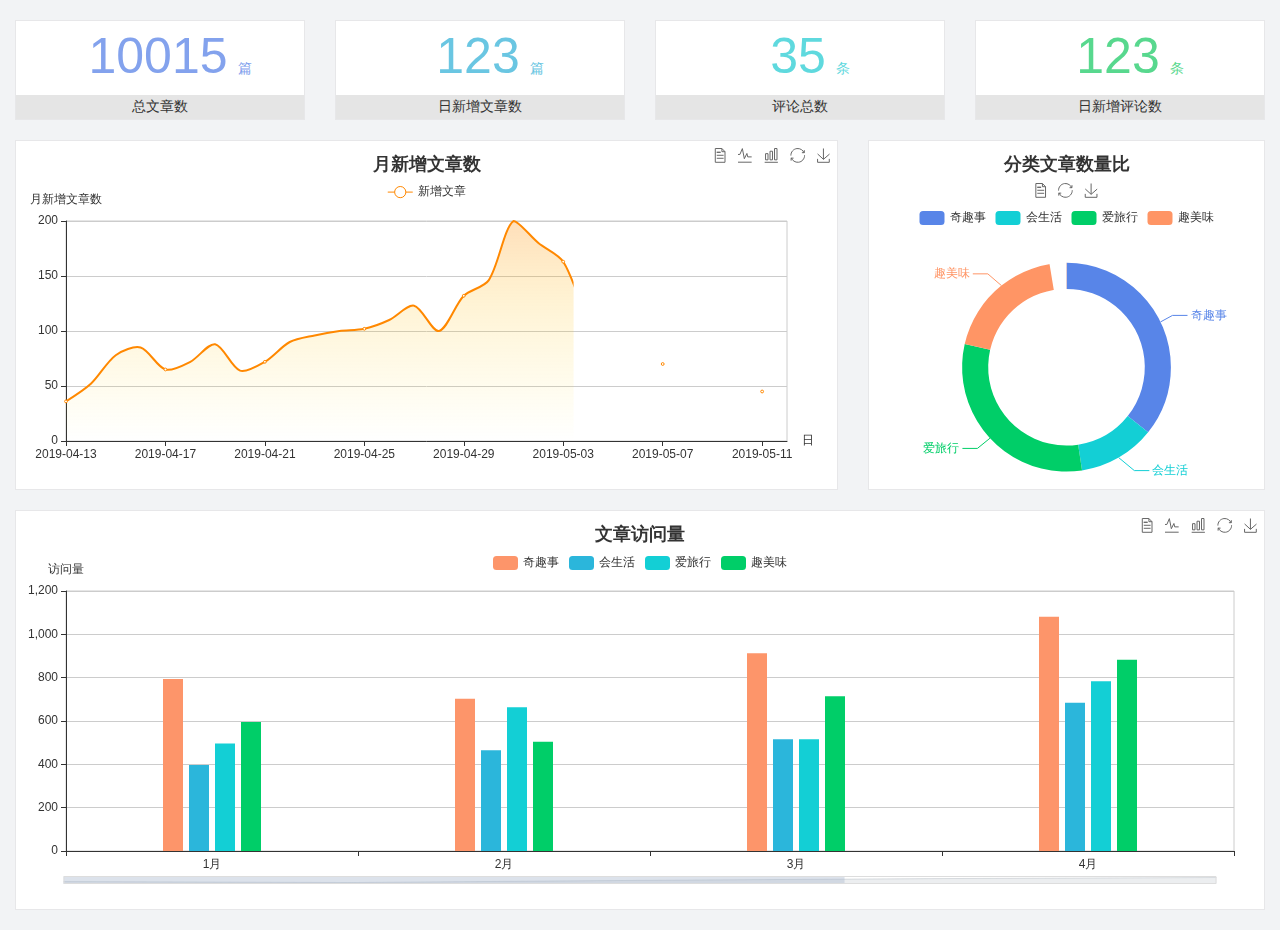
<file: dashboard.html>
<!DOCTYPE html>
<html lang="en">

<head>
  <meta charset="UTF-8">
  <meta name="viewport" content="width=device-width, initial-scale=1.0">
  <meta http-equiv="X-UA-Compatible" content="ie=edge">
  <title>图表统计</title>

  <link rel="stylesheet" href="./assets/lib/bootstrap.css">
  <link rel="stylesheet" href="./assets/lib/main.css">
  <script src="./assets/lib/jquery.js"></script>
  <script type="text/javascript" src="./assets/lib/echarts.min.js"></script>
</head>

<body>
  <div class="container-fluid">
    <div class="row spannel_list">
      <div class="col-sm-3 col-xs-6">
        <div class="spannel">
          <em>10015</em><span>篇</span>
          <b>总文章数</b>
        </div>
      </div>
      <div class="col-sm-3 col-xs-6">
        <div class="spannel scolor01">
          <em>123</em><span>篇</span>
          <b>日新增文章数</b>
        </div>
      </div>
      <div class="col-sm-3 col-xs-6">
        <div class="spannel scolor02">
          <em>35</em><span>条</span>
          <b>评论总数</b>
        </div>
      </div>
      <div class="col-sm-3 col-xs-6">
        <div class="spannel scolor03">
          <em>123</em><span>条</span>
          <b>日新增评论数</b>
        </div>
      </div>
    </div>
  </div>

  <div class="container-fluid">
    <div class="row curve-pie">
      <div class="col-lg-8 col-md-8">
        <div class="gragh_pannel" id="curve_show"></div>
      </div>
      <div class="col-lg-4 col-md-4">
        <div class="gragh_pannel" id="pie_show"></div>
      </div>
    </div>
  </div>

  <div class="container-fluid">
    <div class="column_pannel" id="column_show"></div>
  </div>

  <script>
    var oChart = echarts.init(document.getElementById('curve_show'));
    var aList_all = [
      { 'count': 36, 'date': '2019-04-13' },
      { 'count': 52, 'date': '2019-04-14' },
      { 'count': 78, 'date': '2019-04-15' },
      { 'count': 85, 'date': '2019-04-16' },
      { 'count': 65, 'date': '2019-04-17' },
      { 'count': 72, 'date': '2019-04-18' },
      { 'count': 88, 'date': '2019-04-19' },
      { 'count': 64, 'date': '2019-04-20' },
      { 'count': 72, 'date': '2019-04-21' },
      { 'count': 90, 'date': '2019-04-22' },
      { 'count': 96, 'date': '2019-04-23' },
      { 'count': 100, 'date': '2019-04-24' },
      { 'count': 102, 'date': '2019-04-25' },
      { 'count': 110, 'date': '2019-04-26' },
      { 'count': 123, 'date': '2019-04-27' },
      { 'count': 100, 'date': '2019-04-28' },
      { 'count': 132, 'date': '2019-04-29' },
      { 'count': 146, 'date': '2019-04-30' },
      { 'count': 200, 'date': '2019-05-01' },
      { 'count': 180, 'date': '2019-05-02' },
      { 'count': 163, 'date': '2019-05-03' },
      { 'count': 110, 'date': '2019-05-04' },
      { 'count': 80, 'date': '2019-05-05' },
      { 'count': 82, 'date': '2019-05-06' },
      { 'count': 70, 'date': '2019-05-07' },
      { 'count': 65, 'date': '2019-05-08' },
      { 'count': 54, 'date': '2019-05-09' },
      { 'count': 40, 'date': '2019-05-10' },
      { 'count': 45, 'date': '2019-05-11' },
      { 'count': 38, 'date': '2019-05-12' },
    ];

    let aCount = [];
    let aDate = [];

    for (var i = 0; i < aList_all.length; i++) {
      aCount.push(aList_all[i].count);
      aDate.push(aList_all[i].date);
    }

    var chartopt = {
      title: {
        text: '月新增文章数',
        left: 'center',
        top: '10'
      },
      tooltip: {
        trigger: 'axis'
      },
      legend: {
        data: ['新增文章'],
        top: '40'
      },
      toolbox: {
        show: true,
        feature: {
          mark: { show: true },
          dataView: { show: true, readOnly: false },
          magicType: { show: true, type: ['line', 'bar'] },
          restore: { show: true },
          saveAsImage: { show: true }
        }
      },
      calculable: true,
      xAxis: [
        {
          name: '日',
          type: 'category',
          boundaryGap: false,
          data: aDate
        }
      ],
      yAxis: [
        {
          name: '月新增文章数',
          type: 'value'
        }
      ],
      series: [
        {
          name: '新增文章',
          type: 'line',
          smooth: true,
          itemStyle: { normal: { areaStyle: { type: 'default' }, color: '#f80' }, lineStyle: { color: '#f80' } },
          data: aCount
        }],
      areaStyle: {
        normal: {
          color: new echarts.graphic.LinearGradient(0, 0, 0, 1, [{
            offset: 0,
            color: 'rgba(255,136,0,0.39)'
          }, {
            offset: .34,
            color: 'rgba(255,180,0,0.25)'
          }, {
            offset: 1,
            color: 'rgba(255,222,0,0.00)'
          }])

        }
      },
      grid: {
        show: true,
        x: 50,
        x2: 50,
        y: 80,
        height: 220
      }
    };

    oChart.setOption(chartopt);


    var oPie = echarts.init(document.getElementById('pie_show'));
    var oPieopt =
    {
      title: {
        top: 10,
        text: '分类文章数量比',
        x: 'center'
      },
      tooltip: {
        trigger: 'item',
        formatter: "{a} <br/>{b} : {c} ({d}%)"
      },
      color: ['#5885e8', '#13cfd5', '#00ce68', '#ff9565'],
      legend: {
        x: 'center',
        top: 65,
        data: ['奇趣事', '会生活', '爱旅行', '趣美味']
      },
      toolbox: {
        show: true,
        x: 'center',
        top: 35,
        feature: {
          mark: { show: true },
          dataView: { show: true, readOnly: false },
          magicType: {
            show: true,
            type: ['pie', 'funnel'],
            option: {
              funnel: {
                x: '25%',
                width: '50%',
                funnelAlign: 'left',
                max: 1548
              }
            }
          },
          restore: { show: true },
          saveAsImage: { show: true }
        }
      },
      calculable: true,
      series: [
        {
          name: '访问来源',
          type: 'pie',
          radius: ['45%', '60%'],
          center: ['50%', '65%'],
          data: [
            { value: 300, name: '奇趣事' },
            { value: 100, name: '会生活' },
            { value: 260, name: '爱旅行' },
            { value: 180, name: '趣美味' }
          ]
        }
      ]
    };
    oPie.setOption(oPieopt);



    var oColumn = this.echarts.init(document.getElementById('column_show'));
    var oColumnopt =
    {
      title: {
        text: '文章访问量',
        left: 'center',
        top: '10'
      },
      tooltip: {
        trigger: 'axis'
      },
      legend: {
        data: ['奇趣事', '会生活', '爱旅行', '趣美味'],
        top: '40'
      },
      toolbox: {
        show: true,
        feature: {
          mark: { show: true },
          dataView: { show: true, readOnly: false },
          magicType: { show: true, type: ['line', 'bar'] },
          restore: { show: true },
          saveAsImage: { show: true }
        }
      },
      calculable: true,
      xAxis: [
        {
          type: 'category',
          data: ['1月', '2月', '3月', '4月', '5月']
        }
      ],
      yAxis: [
        {
          name: '访问量',
          type: 'value'
        }
      ],
      series: [
        {
          name: '奇趣事',
          type: 'bar',
          barWidth: 20,
          itemStyle: {
            normal: { areaStyle: { type: 'default' }, color: '#fd956a' }
          },
          data: [800, 708, 920, 1090, 1200]
        },
        {
          name: '会生活',
          type: 'bar',
          barWidth: 20,
          itemStyle: {
            normal: { areaStyle: { type: 'default' }, color: '#2bb6db' }
          },
          data: [400, 468, 520, 690, 800]
        },
        {
          name: '爱旅行',
          type: 'bar',
          barWidth: 20,
          itemStyle: {
            normal: { areaStyle: { type: 'default' }, color: '#13cfd5' }
          },
          data: [500, 668, 520, 790, 900]
        },
        {
          name: '趣美味',
          type: 'bar',
          barWidth: 20,
          itemStyle: {
            normal: { areaStyle: { type: 'default' }, color: '#00ce68' }
          },
          data: [600, 508, 720, 890, 1000]
        }
      ],
      grid: {
        show: true,
        x: 50,
        x2: 30,
        y: 80,
        height: 260
      },
      dataZoom: [//给x轴设置滚动条
        {
          start: 0,//默认为0
          end: 100 - 1000 / 31,//默认为100
          type: 'slider',
          show: true,
          xAxisIndex: [0],
          handleSize: 0,//滑动条的 左右2个滑动条的大小
          height: 8,//组件高度
          left: 45, //左边的距离
          right: 50,//右边的距离
          bottom: 26,//右边的距离
          handleColor: '#ddd',//h滑动图标的颜色
          handleStyle: {
            borderColor: "#cacaca",
            borderWidth: "1",
            shadowBlur: 2,
            background: "#ddd",
            shadowColor: "#ddd",
          }
        }]
    };
    oColumn.setOption(oColumnopt);
  </script>
</body>

</html>
</file>
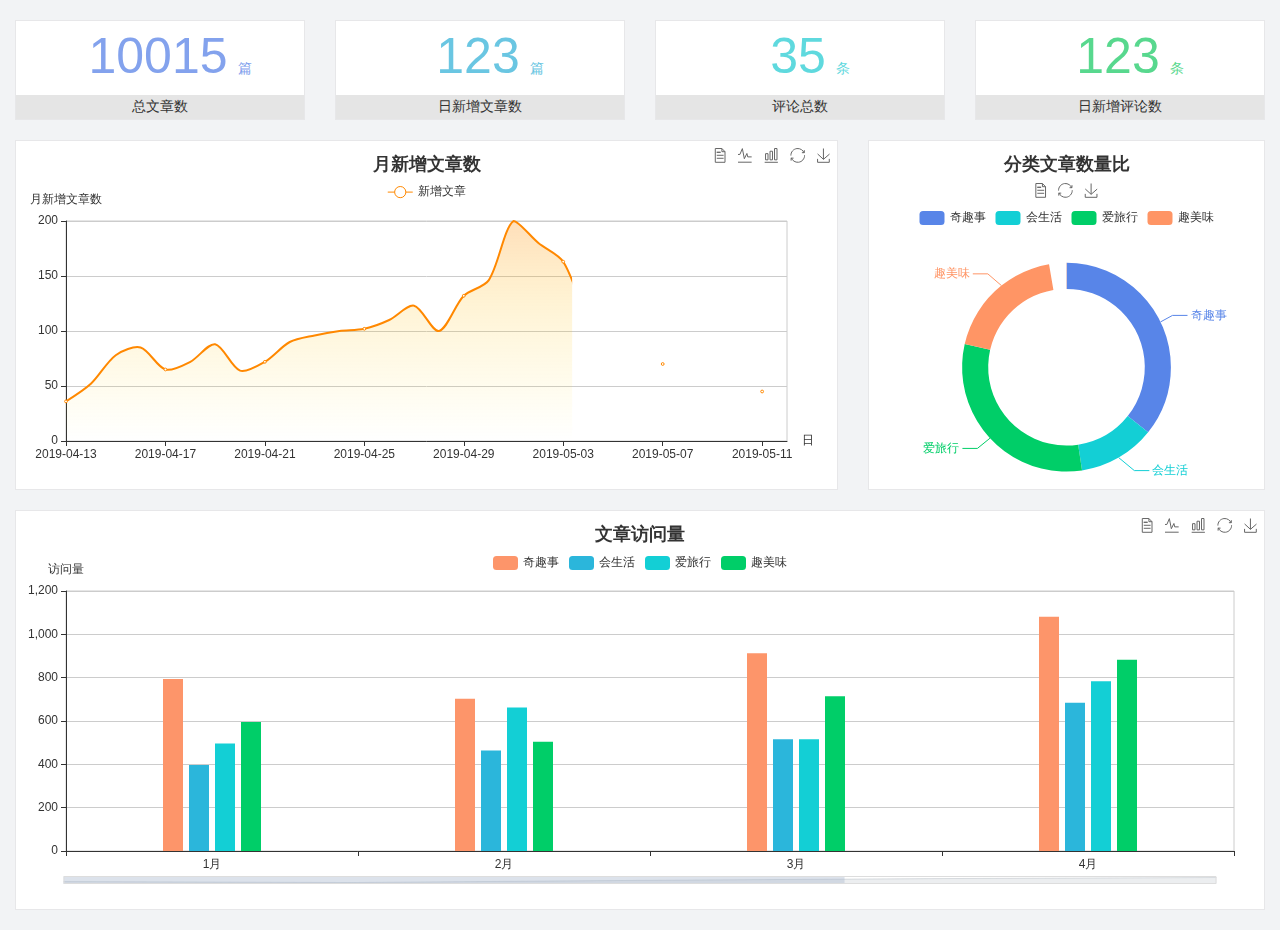
<file: home/dashboard.html>
<!DOCTYPE html>
<html lang="en">

<head>
  <meta charset="UTF-8">
  <meta name="viewport" content="width=device-width, initial-scale=1.0">
  <meta http-equiv="X-UA-Compatible" content="ie=edge">
  <title>图表统计</title>
  <link rel="stylesheet" href="../../assets/lib/bootstrap.css" />
  <link rel="stylesheet" href="../../assets/lib/main.css" />
  <script src="../../assets/lib/jquery.js"></script>
  <script type="text/javascript" src="../../assets/lib/echarts.min.js"></script>
</head>

<body>
  <div class="container-fluid">
    <div class="row spannel_list">
      <div class="col-sm-3 col-xs-6">
        <div class="spannel">
          <em>10015</em><span>篇</span>
          <b>总文章数</b>
        </div>
      </div>
      <div class="col-sm-3 col-xs-6">
        <div class="spannel scolor01">
          <em>123</em><span>篇</span>
          <b>日新增文章数</b>
        </div>
      </div>
      <div class="col-sm-3 col-xs-6">
        <div class="spannel scolor02">
          <em>35</em><span>条</span>
          <b>评论总数</b>
        </div>
      </div>
      <div class="col-sm-3 col-xs-6">
        <div class="spannel scolor03">
          <em>123</em><span>条</span>
          <b>日新增评论数</b>
        </div>
      </div>
    </div>
  </div>

  <div class="container-fluid">
    <div class="row curve-pie">
      <div class="col-lg-8 col-md-8">
        <div class="gragh_pannel" id="curve_show"></div>
      </div>
      <div class="col-lg-4 col-md-4">
        <div class="gragh_pannel" id="pie_show"></div>
      </div>
    </div>
  </div>

  <div class="container-fluid">
    <div class="column_pannel" id="column_show"></div>
  </div>

  <script>
    var oChart = echarts.init(document.getElementById('curve_show'));
    var aList_all = [
      { 'count': 36, 'date': '2019-04-13' },
      { 'count': 52, 'date': '2019-04-14' },
      { 'count': 78, 'date': '2019-04-15' },
      { 'count': 85, 'date': '2019-04-16' },
      { 'count': 65, 'date': '2019-04-17' },
      { 'count': 72, 'date': '2019-04-18' },
      { 'count': 88, 'date': '2019-04-19' },
      { 'count': 64, 'date': '2019-04-20' },
      { 'count': 72, 'date': '2019-04-21' },
      { 'count': 90, 'date': '2019-04-22' },
      { 'count': 96, 'date': '2019-04-23' },
      { 'count': 100, 'date': '2019-04-24' },
      { 'count': 102, 'date': '2019-04-25' },
      { 'count': 110, 'date': '2019-04-26' },
      { 'count': 123, 'date': '2019-04-27' },
      { 'count': 100, 'date': '2019-04-28' },
      { 'count': 132, 'date': '2019-04-29' },
      { 'count': 146, 'date': '2019-04-30' },
      { 'count': 200, 'date': '2019-05-01' },
      { 'count': 180, 'date': '2019-05-02' },
      { 'count': 163, 'date': '2019-05-03' },
      { 'count': 110, 'date': '2019-05-04' },
      { 'count': 80, 'date': '2019-05-05' },
      { 'count': 82, 'date': '2019-05-06' },
      { 'count': 70, 'date': '2019-05-07' },
      { 'count': 65, 'date': '2019-05-08' },
      { 'count': 54, 'date': '2019-05-09' },
      { 'count': 40, 'date': '2019-05-10' },
      { 'count': 45, 'date': '2019-05-11' },
      { 'count': 38, 'date': '2019-05-12' },
    ];

    let aCount = [];
    let aDate = [];

    for (var i = 0; i < aList_all.length; i++) {
      aCount.push(aList_all[i].count);
      aDate.push(aList_all[i].date);
    }

    var chartopt = {
      title: {
        text: '月新增文章数',
        left: 'center',
        top: '10'
      },
      tooltip: {
        trigger: 'axis'
      },
      legend: {
        data: ['新增文章'],
        top: '40'
      },
      toolbox: {
        show: true,
        feature: {
          mark: { show: true },
          dataView: { show: true, readOnly: false },
          magicType: { show: true, type: ['line', 'bar'] },
          restore: { show: true },
          saveAsImage: { show: true }
        }
      },
      calculable: true,
      xAxis: [
        {
          name: '日',
          type: 'category',
          boundaryGap: false,
          data: aDate
        }
      ],
      yAxis: [
        {
          name: '月新增文章数',
          type: 'value'
        }
      ],
      series: [
        {
          name: '新增文章',
          type: 'line',
          smooth: true,
          itemStyle: { normal: { areaStyle: { type: 'default' }, color: '#f80' }, lineStyle: { color: '#f80' } },
          data: aCount
        }],
      areaStyle: {
        normal: {
          color: new echarts.graphic.LinearGradient(0, 0, 0, 1, [{
            offset: 0,
            color: 'rgba(255,136,0,0.39)'
          }, {
            offset: .34,
            color: 'rgba(255,180,0,0.25)'
          }, {
            offset: 1,
            color: 'rgba(255,222,0,0.00)'
          }])

        }
      },
      grid: {
        show: true,
        x: 50,
        x2: 50,
        y: 80,
        height: 220
      }
    };

    oChart.setOption(chartopt);


    var oPie = echarts.init(document.getElementById('pie_show'));
    var oPieopt =
    {
      title: {
        top: 10,
        text: '分类文章数量比',
        x: 'center'
      },
      tooltip: {
        trigger: 'item',
        formatter: "{a} <br/>{b} : {c} ({d}%)"
      },
      color: ['#5885e8', '#13cfd5', '#00ce68', '#ff9565'],
      legend: {
        x: 'center',
        top: 65,
        data: ['奇趣事', '会生活', '爱旅行', '趣美味']
      },
      toolbox: {
        show: true,
        x: 'center',
        top: 35,
        feature: {
          mark: { show: true },
          dataView: { show: true, readOnly: false },
          magicType: {
            show: true,
            type: ['pie', 'funnel'],
            option: {
              funnel: {
                x: '25%',
                width: '50%',
                funnelAlign: 'left',
                max: 1548
              }
            }
          },
          restore: { show: true },
          saveAsImage: { show: true }
        }
      },
      calculable: true,
      series: [
        {
          name: '访问来源',
          type: 'pie',
          radius: ['45%', '60%'],
          center: ['50%', '65%'],
          data: [
            { value: 300, name: '奇趣事' },
            { value: 100, name: '会生活' },
            { value: 260, name: '爱旅行' },
            { value: 180, name: '趣美味' }
          ]
        }
      ]
    };
    oPie.setOption(oPieopt);



    var oColumn = this.echarts.init(document.getElementById('column_show'));
    var oColumnopt =
    {
      title: {
        text: '文章访问量',
        left: 'center',
        top: '10'
      },
      tooltip: {
        trigger: 'axis'
      },
      legend: {
        data: ['奇趣事', '会生活', '爱旅行', '趣美味'],
        top: '40'
      },
      toolbox: {
        show: true,
        feature: {
          mark: { show: true },
          dataView: { show: true, readOnly: false },
          magicType: { show: true, type: ['line', 'bar'] },
          restore: { show: true },
          saveAsImage: { show: true }
        }
      },
      calculable: true,
      xAxis: [
        {
          type: 'category',
          data: ['1月', '2月', '3月', '4月', '5月']
        }
      ],
      yAxis: [
        {
          name: '访问量',
          type: 'value'
        }
      ],
      series: [
        {
          name: '奇趣事',
          type: 'bar',
          barWidth: 20,
          itemStyle: {
            normal: { areaStyle: { type: 'default' }, color: '#fd956a' }
          },
          data: [800, 708, 920, 1090, 1200]
        },
        {
          name: '会生活',
          type: 'bar',
          barWidth: 20,
          itemStyle: {
            normal: { areaStyle: { type: 'default' }, color: '#2bb6db' }
          },
          data: [400, 468, 520, 690, 800]
        },
        {
          name: '爱旅行',
          type: 'bar',
          barWidth: 20,
          itemStyle: {
            normal: { areaStyle: { type: 'default' }, color: '#13cfd5' }
          },
          data: [500, 668, 520, 790, 900]
        },
        {
          name: '趣美味',
          type: 'bar',
          barWidth: 20,
          itemStyle: {
            normal: { areaStyle: { type: 'default' }, color: '#00ce68' }
          },
          data: [600, 508, 720, 890, 1000]
        }
      ],
      grid: {
        show: true,
        x: 50,
        x2: 30,
        y: 80,
        height: 260
      },
      dataZoom: [//给x轴设置滚动条
        {
          start: 0,//默认为0
          end: 100 - 1000 / 31,//默认为100
          type: 'slider',
          show: true,
          xAxisIndex: [0],
          handleSize: 0,//滑动条的 左右2个滑动条的大小
          height: 8,//组件高度
          left: 45, //左边的距离
          right: 50,//右边的距离
          bottom: 26,//右边的距离
          handleColor: '#ddd',//h滑动图标的颜色
          handleStyle: {
            borderColor: "#cacaca",
            borderWidth: "1",
            shadowBlur: 2,
            background: "#ddd",
            shadowColor: "#ddd",
          }
        }]
    };
    oColumn.setOption(oColumnopt);
  </script>
</body>

</html>
</file>
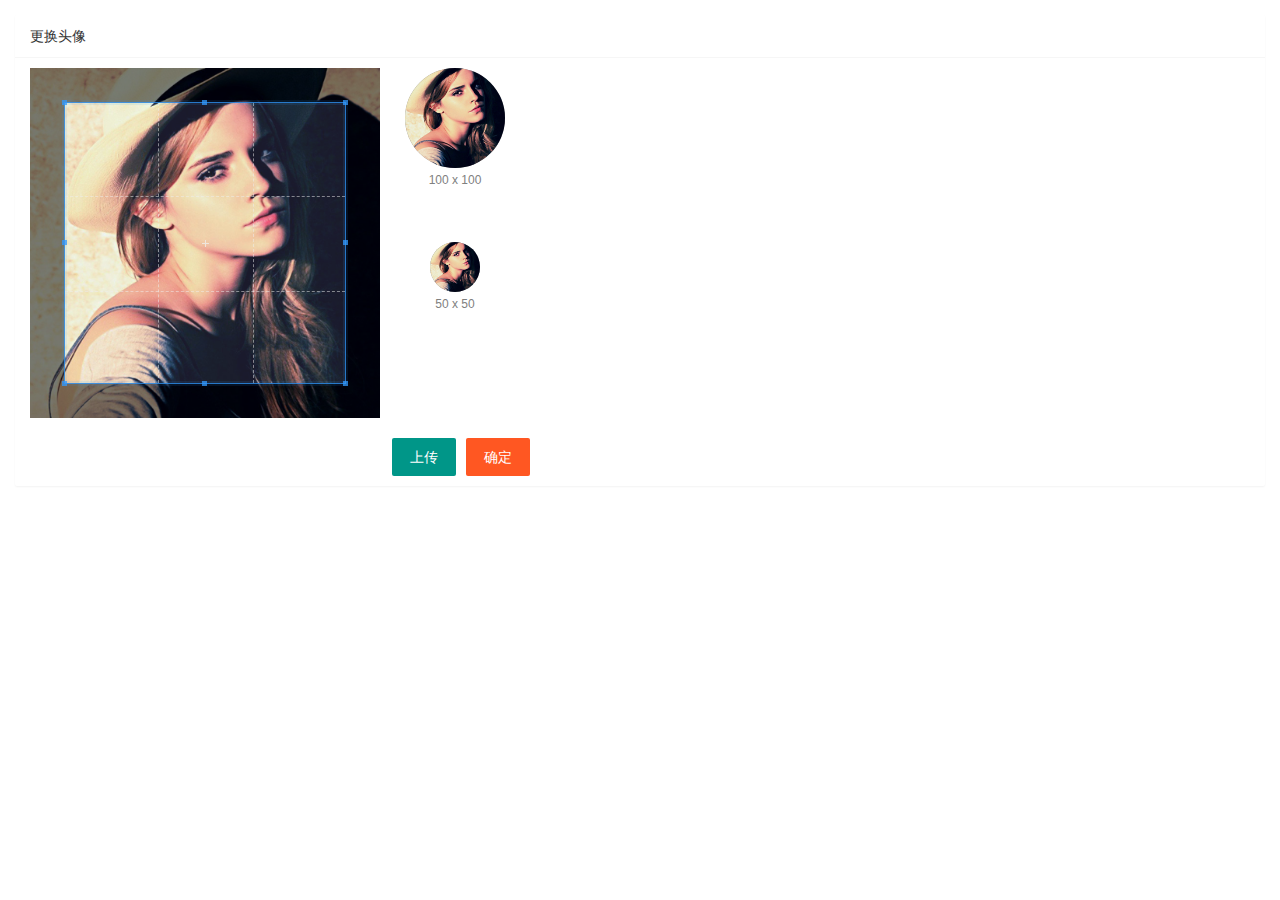
<file: user/user_avatar.html>
<!DOCTYPE html>
<html lang="en">

<head>
    <meta charset="UTF-8">
    <meta name="viewport" content="width=device-width, initial-scale=1.0">
    <title>Document</title>
    <link rel="stylesheet" href="../assets/lib/layui/css/layui.css">
    <link rel="stylesheet" href="../assets/lib/cropper/cropper.css">
    <link rel="stylesheet" href="../assets/css/user/user_avatar.css">

</head>

<body>
    <div class="layui-card">
        <div class="layui-card-header">更换头像</div>
        <div class="layui-card-body">
            <!-- 第一行的图片裁剪和预览区域 -->
            <div class="row1">
                <!-- 图片裁剪区域 -->
                <div class="cropper-box">
                    <!-- 这个 img 标签很重要，将来会把它初始化为裁剪区域 -->
                    <img src="../assets/images/sample.jpg" id="image">
                </div>
                <!-- 图片的预览区域 -->
                <div class="preview-box">
                    <div>
                        <!-- 宽高为 100px 的预览区域 -->
                        <div class="img-preview w100"></div>
                        <p class="size">100 x 100</p>
                    </div>
                    <div>
                        <!-- 宽高为 50px 的预览区域 -->
                        <div class="img-preview w50"></div>
                        <p class="size">50 x 50</p>
                    </div>
                </div>
            </div>

            <!-- 第二行的按钮区域 -->
            <div class="row2">
                <input type="file" accept="image/*" id="file" class="layui-hide">
                <button type="button" class="layui-btn" id="uploadBtn">上传</button>
                <button type="button" class="layui-btn layui-btn-danger" id="sureBtn">确定</button>
            </div>

        </div>
    </div>

    <script src="../assets/lib/layui/layui.all.js"></script>
    <script src="../assets/lib/jquery.js"></script>
    <script src="../assets/js/ajaxBase.js"></script>
    <script src="../assets/lib/cropper/Cropper.js"></script>
    <script src="../assets/lib/cropper/jquery-cropper.js"></script>
    <script src="../assets/js/user/user_avatar.js"></script>
</body>

</html>
</file>
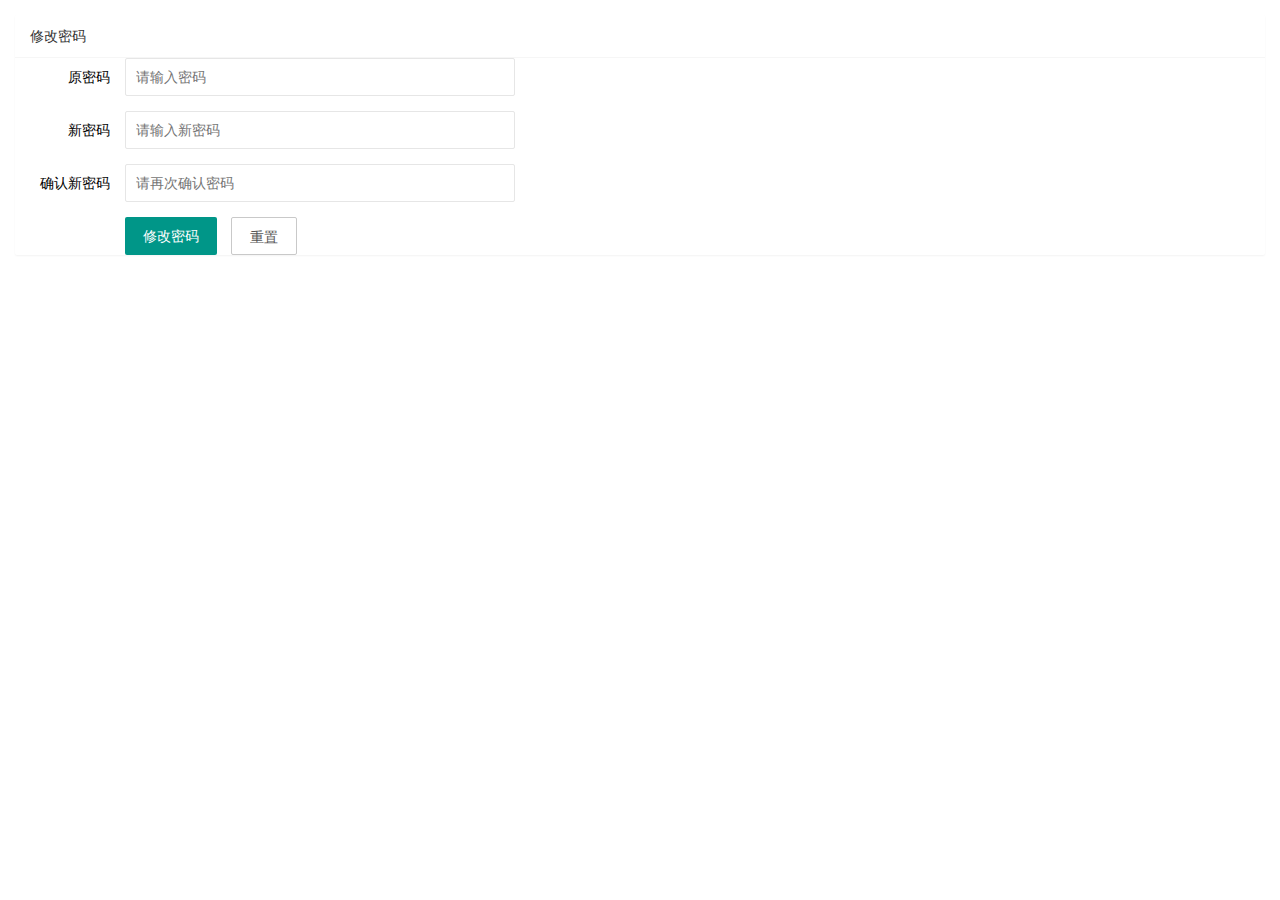
<file: user/user_pwd.html>
<!DOCTYPE html>
<html lang="en">

<head>
    <meta charset="UTF-8">
    <meta name="viewport" content="width=device-width, initial-scale=1.0">
    <title>Document</title>
    <link rel="stylesheet" href="../assets/lib/layui/css/layui.css">
    <link rel="stylesheet" href="../assets/css/user/user_pwd.css">
</head>

<body>
    <div class="layui-card">
        <div class="layui-card-header">修改密码</div>
        <form class="layui-form" id="pwdForm">
            <div class="layui-form-item">
                <label class="layui-form-label">原密码</label>
                <div class="layui-input-block">
                    <input type="password" name="oldPwd" required lay-verify="required|pass" placeholder="请输入密码"
                        autocomplete="off" class="layui-input">
                </div>
            </div>
            <div class="layui-form-item">
                <label class="layui-form-label">新密码</label>
                <div class="layui-input-block">
                    <input type="password" name="newPwd" required lay-verify="required|pass|newPwd" placeholder="请输入新密码"
                        autocomplete="off" class="layui-input">
                </div>
            </div>
            <div class="layui-form-item">
                <label class="layui-form-label">确认新密码</label>
                <div class="layui-input-block">
                    <input type="password" name="rePwd" required lay-verify="required|pass|samePwd"
                        placeholder="请再次确认密码" autocomplete="off" class="layui-input">
                </div>
            </div>
            <div class="layui-form-item">
                <div class="layui-input-block">
                    <button class="layui-btn" lay-submit lay-filter="formDemo">修改密码</button>
                    <button type="reset" class="layui-btn layui-btn-primary">重置</button>
                </div>
            </div>
        </form>
    </div>

    <script src="../assets/lib/layui/layui.all.js"></script>
    <script src="../assets/lib/jquery.js"></script>
    <script src="../assets/js/ajaxBase.js"></script>
    <script src="../assets/js/user/user_pwd.js"></script>
</body>

</html>
</file>
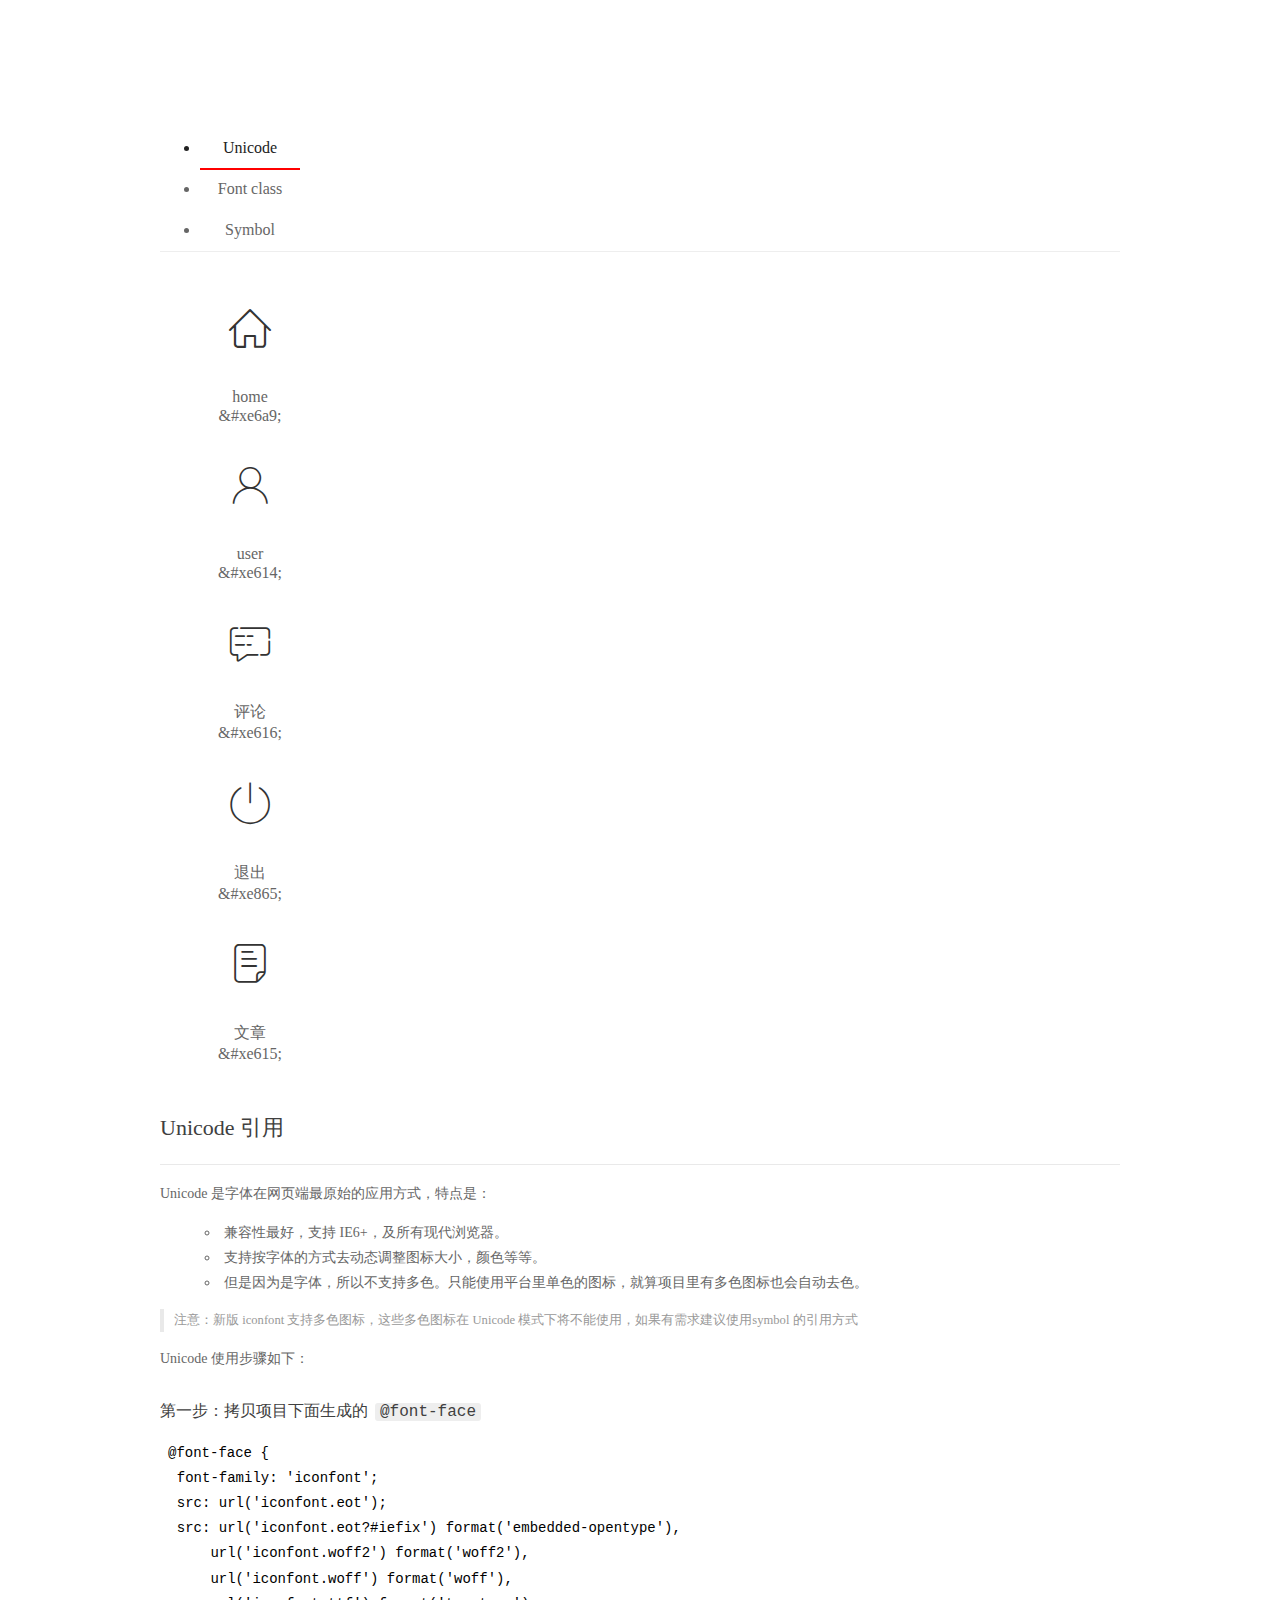
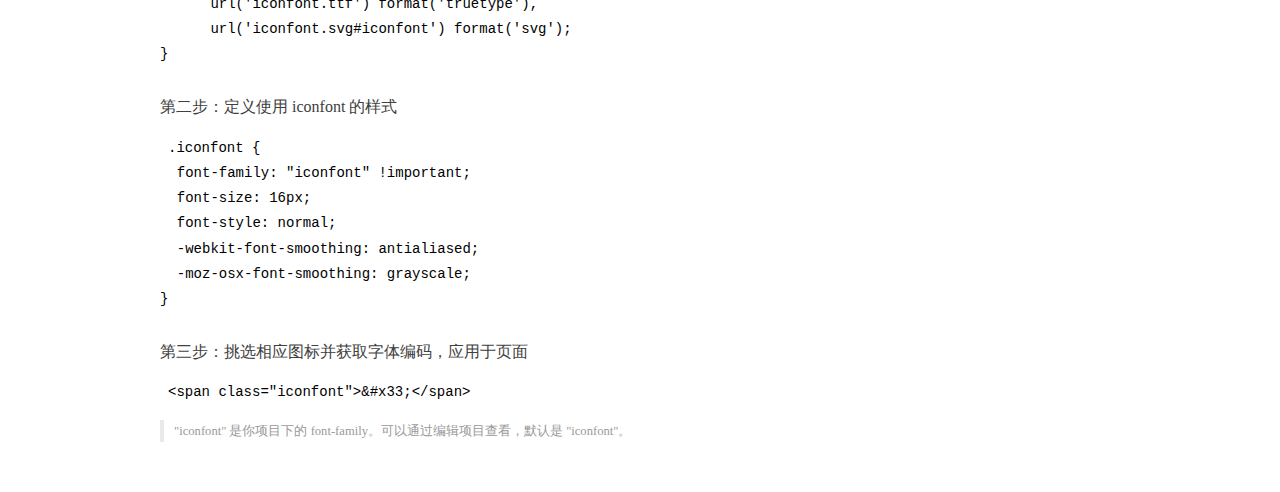
<file: assets/fonts/demo_index.html>
<!DOCTYPE html>
<html>
<head>
  <meta charset="utf-8"/>
  <title>IconFont Demo</title>
  <link rel="shortcut icon" href="https://gtms04.alicdn.com/tps/i4/TB1_oz6GVXXXXaFXpXXJDFnIXXX-64-64.ico" type="image/x-icon"/>
  <link rel="stylesheet" href="https://g.alicdn.com/thx/cube/1.3.2/cube.min.css">
  <link rel="stylesheet" href="demo.css">
  <link rel="stylesheet" href="iconfont.css">
  <script src="iconfont.js"></script>
  <!-- jQuery -->
  <script src="https://a1.alicdn.com/oss/uploads/2018/12/26/7bfddb60-08e8-11e9-9b04-53e73bb6408b.js"></script>
  <!-- 代码高亮 -->
  <script src="https://a1.alicdn.com/oss/uploads/2018/12/26/a3f714d0-08e6-11e9-8a15-ebf944d7534c.js"></script>
</head>
<body>
  <div class="main">
    <h1 class="logo"><a href="https://www.iconfont.cn/" title="iconfont 首页" target="_blank">&#xe86b;</a></h1>
    <div class="nav-tabs">
      <ul id="tabs" class="dib-box">
        <li class="dib active"><span>Unicode</span></li>
        <li class="dib"><span>Font class</span></li>
        <li class="dib"><span>Symbol</span></li>
      </ul>
      
    </div>
    <div class="tab-container">
      <div class="content unicode" style="display: block;">
          <ul class="icon_lists dib-box">
          
            <li class="dib">
              <span class="icon iconfont">&#xe6a9;</span>
                <div class="name">home</div>
                <div class="code-name">&amp;#xe6a9;</div>
              </li>
          
            <li class="dib">
              <span class="icon iconfont">&#xe614;</span>
                <div class="name">user</div>
                <div class="code-name">&amp;#xe614;</div>
              </li>
          
            <li class="dib">
              <span class="icon iconfont">&#xe616;</span>
                <div class="name">评论</div>
                <div class="code-name">&amp;#xe616;</div>
              </li>
          
            <li class="dib">
              <span class="icon iconfont">&#xe865;</span>
                <div class="name">退出</div>
                <div class="code-name">&amp;#xe865;</div>
              </li>
          
            <li class="dib">
              <span class="icon iconfont">&#xe615;</span>
                <div class="name">文章</div>
                <div class="code-name">&amp;#xe615;</div>
              </li>
          
          </ul>
          <div class="article markdown">
          <h2 id="unicode-">Unicode 引用</h2>
          <hr>

          <p>Unicode 是字体在网页端最原始的应用方式，特点是：</p>
          <ul>
            <li>兼容性最好，支持 IE6+，及所有现代浏览器。</li>
            <li>支持按字体的方式去动态调整图标大小，颜色等等。</li>
            <li>但是因为是字体，所以不支持多色。只能使用平台里单色的图标，就算项目里有多色图标也会自动去色。</li>
          </ul>
          <blockquote>
            <p>注意：新版 iconfont 支持多色图标，这些多色图标在 Unicode 模式下将不能使用，如果有需求建议使用symbol 的引用方式</p>
          </blockquote>
          <p>Unicode 使用步骤如下：</p>
          <h3 id="-font-face">第一步：拷贝项目下面生成的 <code>@font-face</code></h3>
<pre><code class="language-css"
>@font-face {
  font-family: 'iconfont';
  src: url('iconfont.eot');
  src: url('iconfont.eot?#iefix') format('embedded-opentype'),
      url('iconfont.woff2') format('woff2'),
      url('iconfont.woff') format('woff'),
      url('iconfont.ttf') format('truetype'),
      url('iconfont.svg#iconfont') format('svg');
}
</code></pre>
          <h3 id="-iconfont-">第二步：定义使用 iconfont 的样式</h3>
<pre><code class="language-css"
>.iconfont {
  font-family: "iconfont" !important;
  font-size: 16px;
  font-style: normal;
  -webkit-font-smoothing: antialiased;
  -moz-osx-font-smoothing: grayscale;
}
</code></pre>
          <h3 id="-">第三步：挑选相应图标并获取字体编码，应用于页面</h3>
<pre>
<code class="language-html"
>&lt;span class="iconfont"&gt;&amp;#x33;&lt;/span&gt;
</code></pre>
          <blockquote>
            <p>"iconfont" 是你项目下的 font-family。可以通过编辑项目查看，默认是 "iconfont"。</p>
          </blockquote>
          </div>
      </div>
      <div class="content font-class">
        <ul class="icon_lists dib-box">
          
          <li class="dib">
            <span class="icon iconfont icon-home"></span>
            <div class="name">
              home
            </div>
            <div class="code-name">.icon-home
            </div>
          </li>
          
          <li class="dib">
            <span class="icon iconfont icon-user"></span>
            <div class="name">
              user
            </div>
            <div class="code-name">.icon-user
            </div>
          </li>
          
          <li class="dib">
            <span class="icon iconfont icon-pinglun"></span>
            <div class="name">
              评论
            </div>
            <div class="code-name">.icon-pinglun
            </div>
          </li>
          
          <li class="dib">
            <span class="icon iconfont icon-tuichu"></span>
            <div class="name">
              退出
            </div>
            <div class="code-name">.icon-tuichu
            </div>
          </li>
          
          <li class="dib">
            <span class="icon iconfont icon-16"></span>
            <div class="name">
              文章
            </div>
            <div class="code-name">.icon-16
            </div>
          </li>
          
        </ul>
        <div class="article markdown">
        <h2 id="font-class-">font-class 引用</h2>
        <hr>

        <p>font-class 是 Unicode 使用方式的一种变种，主要是解决 Unicode 书写不直观，语意不明确的问题。</p>
        <p>与 Unicode 使用方式相比，具有如下特点：</p>
        <ul>
          <li>兼容性良好，支持 IE8+，及所有现代浏览器。</li>
          <li>相比于 Unicode 语意明确，书写更直观。可以很容易分辨这个 icon 是什么。</li>
          <li>因为使用 class 来定义图标，所以当要替换图标时，只需要修改 class 里面的 Unicode 引用。</li>
          <li>不过因为本质上还是使用的字体，所以多色图标还是不支持的。</li>
        </ul>
        <p>使用步骤如下：</p>
        <h3 id="-fontclass-">第一步：引入项目下面生成的 fontclass 代码：</h3>
<pre><code class="language-html">&lt;link rel="stylesheet" href="./iconfont.css"&gt;
</code></pre>
        <h3 id="-">第二步：挑选相应图标并获取类名，应用于页面：</h3>
<pre><code class="language-html">&lt;span class="iconfont icon-xxx"&gt;&lt;/span&gt;
</code></pre>
        <blockquote>
          <p>"
            iconfont" 是你项目下的 font-family。可以通过编辑项目查看，默认是 "iconfont"。</p>
        </blockquote>
      </div>
      </div>
      <div class="content symbol">
          <ul class="icon_lists dib-box">
          
            <li class="dib">
                <svg class="icon svg-icon" aria-hidden="true">
                  <use xlink:href="#icon-home"></use>
                </svg>
                <div class="name">home</div>
                <div class="code-name">#icon-home</div>
            </li>
          
            <li class="dib">
                <svg class="icon svg-icon" aria-hidden="true">
                  <use xlink:href="#icon-user"></use>
                </svg>
                <div class="name">user</div>
                <div class="code-name">#icon-user</div>
            </li>
          
            <li class="dib">
                <svg class="icon svg-icon" aria-hidden="true">
                  <use xlink:href="#icon-pinglun"></use>
                </svg>
                <div class="name">评论</div>
                <div class="code-name">#icon-pinglun</div>
            </li>
          
            <li class="dib">
                <svg class="icon svg-icon" aria-hidden="true">
                  <use xlink:href="#icon-tuichu"></use>
                </svg>
                <div class="name">退出</div>
                <div class="code-name">#icon-tuichu</div>
            </li>
          
            <li class="dib">
                <svg class="icon svg-icon" aria-hidden="true">
                  <use xlink:href="#icon-16"></use>
                </svg>
                <div class="name">文章</div>
                <div class="code-name">#icon-16</div>
            </li>
          
          </ul>
          <div class="article markdown">
          <h2 id="symbol-">Symbol 引用</h2>
          <hr>

          <p>这是一种全新的使用方式，应该说这才是未来的主流，也是平台目前推荐的用法。相关介绍可以参考这篇<a href="">文章</a>
            这种用法其实是做了一个 SVG 的集合，与另外两种相比具有如下特点：</p>
          <ul>
            <li>支持多色图标了，不再受单色限制。</li>
            <li>通过一些技巧，支持像字体那样，通过 <code>font-size</code>, <code>color</code> 来调整样式。</li>
            <li>兼容性较差，支持 IE9+，及现代浏览器。</li>
            <li>浏览器渲染 SVG 的性能一般，还不如 png。</li>
          </ul>
          <p>使用步骤如下：</p>
          <h3 id="-symbol-">第一步：引入项目下面生成的 symbol 代码：</h3>
<pre><code class="language-html">&lt;script src="./iconfont.js"&gt;&lt;/script&gt;
</code></pre>
          <h3 id="-css-">第二步：加入通用 CSS 代码（引入一次就行）：</h3>
<pre><code class="language-html">&lt;style&gt;
.icon {
  width: 1em;
  height: 1em;
  vertical-align: -0.15em;
  fill: currentColor;
  overflow: hidden;
}
&lt;/style&gt;
</code></pre>
          <h3 id="-">第三步：挑选相应图标并获取类名，应用于页面：</h3>
<pre><code class="language-html">&lt;svg class="icon" aria-hidden="true"&gt;
  &lt;use xlink:href="#icon-xxx"&gt;&lt;/use&gt;
&lt;/svg&gt;
</code></pre>
          </div>
      </div>

    </div>
  </div>
  <script>
  $(document).ready(function () {
      $('.tab-container .content:first').show()

      $('#tabs li').click(function (e) {
        var tabContent = $('.tab-container .content')
        var index = $(this).index()

        if ($(this).hasClass('active')) {
          return
        } else {
          $('#tabs li').removeClass('active')
          $(this).addClass('active')

          tabContent.hide().eq(index).fadeIn()
        }
      })
    })
  </script>
</body>
</html>
</file>
<file: assets/lib/main.css>
body{
    font-family:'MicroSoft YaHei';
    background-color: #f2f3f5;
}
.main_wrap{
    position:fixed;
    width:100%;
    height:100%;
    left:0px;
    top:0px;
    background:url('../images/login_bg.jpg'); 
    background-size:100% 100%; 
  }
.header{
    width:1200px;
    overflow: hidden;
    margin:20px auto 0;
}
.heade .logo{
    float: left;
}
.header .copyright{
    float:right;
    font-size:12px;
    color:#fff;
    text-align:right;
    line-height:20px;
    margin-top:10px;
}
.login_form_con{
    position:absolute;
    left:50%;
    top:50%;
    margin-left:-200px;
    margin-top:-155px;
    width:400px;
    height:310px;
    background-color: #edeff0;
}

.login_form{
    position: relative;
}

.login_form .icon-user{
    position:absolute;
    font-size:16px;
    color:#999;
    left:46px;
    top:12px;
}
.login_form .icon-key{
    position:absolute;
    font-size:18px;
    color:#999;
    left:46px;
    top:78px;
}
.login_title{
    height:60px;
    background:url('../images/login_title.png') center center no-repeat #fff;
}
.input_txt,.input_pass,.input_sub{
    display:block;
    width:334px;
    height:37px;
    padding:0px;
    text-indent:40px;
    border:1px solid #ddd;
    margin:27px auto 0;
    outline:none;
}
.input_sub{
    margin-top:40px;
    height:42px;
    background-color: #19b9e7;
    text-indent:0px;
    font-size:18px;
    color:#fff;
    cursor: pointer;
}
.input_sub:hover{
    background-color: #08a0cc;
}

.sider{
    position:fixed;
    left:0;
    top:0;
    bottom:0;
    width:210px;
    background-color: #323745;
}
.sider .logo{
    display:block;
    height:56px;
    background-color: #242732;
    overflow: hidden;
}
.sider .logo img{
    display:block;
    margin:6px auto 0;
}
.user_info{
    height:79px;
    border-bottom:1px solid #5a5e6b;
}

.user_info img{
    float: left;
    width:40px;
    height:40px;
    border-radius:20px;
    margin:19px 0 0 30px;
}
.user_info span{
    float: left;
    width:120px;
    font-size:12px;
    color:#fff;
    margin:23px 0 0 20px;
}
.user_info b{
    float: left;
    width: 120px;
    font-weight:normal;
    font-size:12px;
    color:#adafb5;
    margin:2px 0 0 20px;
}

.menu .level01{
    height:50px;
    line-height:50px;
}
.menu .level01 a{
    display:block;
    height:50px;
    font-size:12px;
    color:#adafb5;
    overflow: hidden;
}
.menu .level01.active a{
    background-color: #1378f0;
    color:#fff;
}
.menu .level01.active i{
    color:#fff;
}

.menu .level01 a:hover{
    background-color: #1378f0;
    color:#fff;
}
.menu .level01 a:hover i{
    color:#fff;
}
.menu .level01 i{
    color:#61646f;
    font-size:22px;
    float: left;
    margin-left:26px;
}
.menu .level01 span{
    float: left;
    margin-left:10px;
}
.menu .level01 b{
    float: right;
    margin-right:20px;
    font-weight:normal;
    transform:rotate(90deg);
    transition:all 500ms ease;
}

.menu .level01 .rotate0{
    transform:rotate(0deg);
}

.menu .level02{
    background: #242732;
    display:none;
}


.menu .level02 li{
    height:40px;
    line-height:40px;
}
.menu .level02 li a{
    display:block;
    height:40px;
    font-size:12px;
    color:#adafb5;
    overflow: hidden;
}

.menu .level02 li a:hover{
    background-color: #1378f0;
    color:#fff;
}

.menu .level02 li i{
    font-size:12px;
    float: left;
    margin-left:60px;
}
.menu .level02 li span{
    font-size:12px;
    float: left;
    margin-left:5px;
}

.menu .level02 .active a{
    color:#ffae00;
}

.header_bar{
    position:fixed;
    left:210px;
    right:0;
    top:0;
    height:56px;
    background-color: #fff;
}

.main{
    position:fixed;
    left:210px;
    top:56px;
    right:0;
    bottom:0;
    background-color: #f2f3f5;
}

.search_form{
    width:218px;
    height:33px;
    border:1px solid #ddd;
    background-color: #f2f3f5;
    border-radius:16px;
    float: left;
    margin:12px 0 0 27px;
}

.search_form input{
    padding:0px;
    margin:0px;
    border:0px;
    float: left;
    background-color: #f2f3f5;
    font-size:12px;
    width:175px;
    height:31px;
    margin-left:12px;
    outline:none;
   
}

.search_form .icon-search{
    line-height:33px;
    cursor: pointer;
    font-size:18px;
    color:#abaebb;
}
.user_center_link{
    float:right;

}
.user_center_link a{
    line-height:56px;
    font-size:12px;
    color:#999;
    margin-right:15px;
}
.user_center_link a:hover{
    color:#ffae00
}

.user_center_link img{
    width:42px;
    height:42px;
    border-radius:32px;
    margin-right:10px;
}

.spannel_list{
    margin-top:20px;
}

.spannel{
	height:100px;
	overflow:hidden;
	text-align:center;
    position:relative;
    background-color: #fff;
    border:1px solid #e7e7e9;
    margin-bottom:20px;
}

.spannel em{
    font-style:normal;
	font-size:50px;
	line-height:50px;
	display:inline-block;
	margin:10px 0 0 20px;
	font-family:'Arial';
	color:#83a2ed;
}

.spannel span{
	font-size:14px;
	display:inline-block;
	color:#83a2ed;
	margin-left:10px;
}

.spannel b{
	position:absolute;
	left:0;
	bottom:0;
	width:100%;
	line-height:24px;
	background:#e5e5e5;
	color:#333;
	font-size:14px;
	font-weight:normal;
}

.scolor01 em,.scolor01 span{
	color:#6ac6e2;
}

.scolor02 em,.scolor02 span{
	color:#5fd9de;
}

.scolor03 em,.scolor03 span{
	color:#58d88e;
}


.gragh_pannel{
    height:350px;
    border:1px solid #e7e7e9;
    background-color: #fff!important; 
    margin-bottom:20px;  
}

.column_pannel{
    margin-bottom:20px;
    height:400px;
    border:1px solid #e7e7e9;
    background-color: #fff!important;   
}

.common_title{
    line-height:42px;
    background-color: #fbfbfb;
    border:1px solid #e7e7e9;
    margin-top:20px;
    text-indent: 15px;
    font-size:14px;
    color:#333;
}

.common_con{
    border:1px solid #e7e7e9;
    border-top:0px;
    background-color: #fff;
    padding-bottom:20px;
    margin-bottom:20px;
}
.opt_btns{
    margin-top:20px;
}

.mp20{
    margin-top:20px;
}

.pagination{   
   margin:0;
}

.article_form{
    margin-top:20px;
}

.form-group{
    margin-bottom:25px;
}

.form-group label{
    font-weight:normal;
    color:#666;
}

.icon-icondate{
    line-height:16px;
}

.user_pic{
    width:100px;
    height:100px;
    margin-bottom:10px;
}

.article_cover{
    width:200px;
    height:200px;
    margin-bottom:10px;
}
</file>
<file: assets/lib/layui/css/layui.css>
/** layui-v2.5.6 MIT License By https://www.layui.com */
 .layui-inline,img{display:inline-block;vertical-align:middle}h1,h2,h3,h4,h5,h6{font-weight:400}.layui-edge,.layui-header,.layui-inline,.layui-main{position:relative}.layui-body,.layui-edge,.layui-elip{overflow:hidden}.layui-btn,.layui-edge,.layui-inline,img{vertical-align:middle}.layui-btn,.layui-disabled,.layui-icon,.layui-unselect{-moz-user-select:none;-webkit-user-select:none;-ms-user-select:none}.layui-elip,.layui-form-checkbox span,.layui-form-pane .layui-form-label{text-overflow:ellipsis;white-space:nowrap}.layui-breadcrumb,.layui-tree-btnGroup{visibility:hidden}blockquote,body,button,dd,div,dl,dt,form,h1,h2,h3,h4,h5,h6,input,li,ol,p,pre,td,textarea,th,ul{margin:0;padding:0;-webkit-tap-highlight-color:rgba(0,0,0,0)}a:active,a:hover{outline:0}img{border:none}li{list-style:none}table{border-collapse:collapse;border-spacing:0}h4,h5,h6{font-size:100%}button,input,optgroup,option,select,textarea{font-family:inherit;font-size:inherit;font-style:inherit;font-weight:inherit;outline:0}pre{white-space:pre-wrap;white-space:-moz-pre-wrap;white-space:-pre-wrap;white-space:-o-pre-wrap;word-wrap:break-word}body{line-height:24px;font:14px Helvetica Neue,Helvetica,PingFang SC,Tahoma,Arial,sans-serif}hr{height:1px;margin:10px 0;border:0;clear:both}a{color:#333;text-decoration:none}a:hover{color:#777}a cite{font-style:normal;*cursor:pointer}.layui-border-box,.layui-border-box *{box-sizing:border-box}.layui-box,.layui-box *{box-sizing:content-box}.layui-clear{clear:both;*zoom:1}.layui-clear:after{content:'\20';clear:both;*zoom:1;display:block;height:0}.layui-inline{*display:inline;*zoom:1}.layui-edge{display:inline-block;width:0;height:0;border-width:6px;border-style:dashed;border-color:transparent}.layui-edge-top{top:-4px;border-bottom-color:#999;border-bottom-style:solid}.layui-edge-right{border-left-color:#999;border-left-style:solid}.layui-edge-bottom{top:2px;border-top-color:#999;border-top-style:solid}.layui-edge-left{border-right-color:#999;border-right-style:solid}.layui-disabled,.layui-disabled:hover{color:#d2d2d2!important;cursor:not-allowed!important}.layui-circle{border-radius:100%}.layui-show{display:block!important}.layui-hide{display:none!important}@font-face{font-family:layui-icon;src:url(../font/iconfont.eot?v=256);src:url(../font/iconfont.eot?v=256#iefix) format('embedded-opentype'),url(../font/iconfont.woff2?v=256) format('woff2'),url(../font/iconfont.woff?v=256) format('woff'),url(../font/iconfont.ttf?v=256) format('truetype'),url(../font/iconfont.svg?v=256#layui-icon) format('svg')}.layui-icon{font-family:layui-icon!important;font-size:16px;font-style:normal;-webkit-font-smoothing:antialiased;-moz-osx-font-smoothing:grayscale}.layui-icon-reply-fill:before{content:"\e611"}.layui-icon-set-fill:before{content:"\e614"}.layui-icon-menu-fill:before{content:"\e60f"}.layui-icon-search:before{content:"\e615"}.layui-icon-share:before{content:"\e641"}.layui-icon-set-sm:before{content:"\e620"}.layui-icon-engine:before{content:"\e628"}.layui-icon-close:before{content:"\1006"}.layui-icon-close-fill:before{content:"\1007"}.layui-icon-chart-screen:before{content:"\e629"}.layui-icon-star:before{content:"\e600"}.layui-icon-circle-dot:before{content:"\e617"}.layui-icon-chat:before{content:"\e606"}.layui-icon-release:before{content:"\e609"}.layui-icon-list:before{content:"\e60a"}.layui-icon-chart:before{content:"\e62c"}.layui-icon-ok-circle:before{content:"\1005"}.layui-icon-layim-theme:before{content:"\e61b"}.layui-icon-table:before{content:"\e62d"}.layui-icon-right:before{content:"\e602"}.layui-icon-left:before{content:"\e603"}.layui-icon-cart-simple:before{content:"\e698"}.layui-icon-face-cry:before{content:"\e69c"}.layui-icon-face-smile:before{content:"\e6af"}.layui-icon-survey:before{content:"\e6b2"}.layui-icon-tree:before{content:"\e62e"}.layui-icon-ie:before{content:"\e7bb"}.layui-icon-upload-circle:before{content:"\e62f"}.layui-icon-add-circle:before{content:"\e61f"}.layui-icon-download-circle:before{content:"\e601"}.layui-icon-templeate-1:before{content:"\e630"}.layui-icon-util:before{content:"\e631"}.layui-icon-face-surprised:before{content:"\e664"}.layui-icon-edit:before{content:"\e642"}.layui-icon-speaker:before{content:"\e645"}.layui-icon-down:before{content:"\e61a"}.layui-icon-file:before{content:"\e621"}.layui-icon-layouts:before{content:"\e632"}.layui-icon-rate-half:before{content:"\e6c9"}.layui-icon-add-circle-fine:before{content:"\e608"}.layui-icon-prev-circle:before{content:"\e633"}.layui-icon-read:before{content:"\e705"}.layui-icon-404:before{content:"\e61c"}.layui-icon-carousel:before{content:"\e634"}.layui-icon-help:before{content:"\e607"}.layui-icon-code-circle:before{content:"\e635"}.layui-icon-windows:before{content:"\e67f"}.layui-icon-water:before{content:"\e636"}.layui-icon-username:before{content:"\e66f"}.layui-icon-find-fill:before{content:"\e670"}.layui-icon-about:before{content:"\e60b"}.layui-icon-location:before{content:"\e715"}.layui-icon-up:before{content:"\e619"}.layui-icon-pause:before{content:"\e651"}.layui-icon-date:before{content:"\e637"}.layui-icon-layim-uploadfile:before{content:"\e61d"}.layui-icon-delete:before{content:"\e640"}.layui-icon-play:before{content:"\e652"}.layui-icon-top:before{content:"\e604"}.layui-icon-firefox:before{content:"\e686"}.layui-icon-friends:before{content:"\e612"}.layui-icon-refresh-3:before{content:"\e9aa"}.layui-icon-ok:before{content:"\e605"}.layui-icon-layer:before{content:"\e638"}.layui-icon-face-smile-fine:before{content:"\e60c"}.layui-icon-dollar:before{content:"\e659"}.layui-icon-group:before{content:"\e613"}.layui-icon-layim-download:before{content:"\e61e"}.layui-icon-picture-fine:before{content:"\e60d"}.layui-icon-link:before{content:"\e64c"}.layui-icon-diamond:before{content:"\e735"}.layui-icon-log:before{content:"\e60e"}.layui-icon-key:before{content:"\e683"}.layui-icon-rate-solid:before{content:"\e67a"}.layui-icon-fonts-del:before{content:"\e64f"}.layui-icon-unlink:before{content:"\e64d"}.layui-icon-fonts-clear:before{content:"\e639"}.layui-icon-triangle-r:before{content:"\e623"}.layui-icon-circle:before{content:"\e63f"}.layui-icon-radio:before{content:"\e643"}.layui-icon-align-center:before{content:"\e647"}.layui-icon-align-right:before{content:"\e648"}.layui-icon-align-left:before{content:"\e649"}.layui-icon-loading-1:before{content:"\e63e"}.layui-icon-return:before{content:"\e65c"}.layui-icon-fonts-strong:before{content:"\e62b"}.layui-icon-upload:before{content:"\e67c"}.layui-icon-dialogue:before{content:"\e63a"}.layui-icon-video:before{content:"\e6ed"}.layui-icon-headset:before{content:"\e6fc"}.layui-icon-cellphone-fine:before{content:"\e63b"}.layui-icon-add-1:before{content:"\e654"}.layui-icon-face-smile-b:before{content:"\e650"}.layui-icon-fonts-html:before{content:"\e64b"}.layui-icon-screen-full:before{content:"\e622"}.layui-icon-form:before{content:"\e63c"}.layui-icon-cart:before{content:"\e657"}.layui-icon-camera-fill:before{content:"\e65d"}.layui-icon-tabs:before{content:"\e62a"}.layui-icon-heart-fill:before{content:"\e68f"}.layui-icon-fonts-code:before{content:"\e64e"}.layui-icon-ios:before{content:"\e680"}.layui-icon-at:before{content:"\e687"}.layui-icon-fire:before{content:"\e756"}.layui-icon-set:before{content:"\e716"}.layui-icon-fonts-u:before{content:"\e646"}.layui-icon-triangle-d:before{content:"\e625"}.layui-icon-tips:before{content:"\e702"}.layui-icon-picture:before{content:"\e64a"}.layui-icon-more-vertical:before{content:"\e671"}.layui-icon-bluetooth:before{content:"\e689"}.layui-icon-flag:before{content:"\e66c"}.layui-icon-loading:before{content:"\e63d"}.layui-icon-fonts-i:before{content:"\e644"}.layui-icon-refresh-1:before{content:"\e666"}.layui-icon-rmb:before{content:"\e65e"}.layui-icon-addition:before{content:"\e624"}.layui-icon-home:before{content:"\e68e"}.layui-icon-time:before{content:"\e68d"}.layui-icon-user:before{content:"\e770"}.layui-icon-notice:before{content:"\e667"}.layui-icon-chrome:before{content:"\e68a"}.layui-icon-edge:before{content:"\e68b"}.layui-icon-login-weibo:before{content:"\e675"}.layui-icon-voice:before{content:"\e688"}.layui-icon-upload-drag:before{content:"\e681"}.layui-icon-login-qq:before{content:"\e676"}.layui-icon-snowflake:before{content:"\e6b1"}.layui-icon-heart:before{content:"\e68c"}.layui-icon-logout:before{content:"\e682"}.layui-icon-file-b:before{content:"\e655"}.layui-icon-template:before{content:"\e663"}.layui-icon-transfer:before{content:"\e691"}.layui-icon-auz:before{content:"\e672"}.layui-icon-console:before{content:"\e665"}.layui-icon-app:before{content:"\e653"}.layui-icon-prev:before{content:"\e65a"}.layui-icon-website:before{content:"\e7ae"}.layui-icon-next:before{content:"\e65b"}.layui-icon-component:before{content:"\e857"}.layui-icon-android:before{content:"\e684"}.layui-icon-more:before{content:"\e65f"}.layui-icon-login-wechat:before{content:"\e677"}.layui-icon-shrink-right:before{content:"\e668"}.layui-icon-spread-left:before{content:"\e66b"}.layui-icon-camera:before{content:"\e660"}.layui-icon-note:before{content:"\e66e"}.layui-icon-refresh:before{content:"\e669"}.layui-icon-female:before{content:"\e661"}.layui-icon-male:before{content:"\e662"}.layui-icon-screen-restore:before{content:"\e758"}.layui-icon-password:before{content:"\e673"}.layui-icon-senior:before{content:"\e674"}.layui-icon-theme:before{content:"\e66a"}.layui-icon-tread:before{content:"\e6c5"}.layui-icon-praise:before{content:"\e6c6"}.layui-icon-star-fill:before{content:"\e658"}.layui-icon-rate:before{content:"\e67b"}.layui-icon-template-1:before{content:"\e656"}.layui-icon-vercode:before{content:"\e679"}.layui-icon-service:before{content:"\e626"}.layui-icon-cellphone:before{content:"\e678"}.layui-icon-print:before{content:"\e66d"}.layui-icon-cols:before{content:"\e610"}.layui-icon-wifi:before{content:"\e7e0"}.layui-icon-export:before{content:"\e67d"}.layui-icon-rss:before{content:"\e808"}.layui-icon-slider:before{content:"\e714"}.layui-icon-email:before{content:"\e618"}.layui-icon-subtraction:before{content:"\e67e"}.layui-icon-mike:before{content:"\e6dc"}.layui-icon-light:before{content:"\e748"}.layui-icon-gift:before{content:"\e627"}.layui-icon-mute:before{content:"\e685"}.layui-icon-reduce-circle:before{content:"\e616"}.layui-icon-music:before{content:"\e690"}.layui-main{width:1140px;margin:0 auto}.layui-header{z-index:1000;height:60px}.layui-header a:hover{transition:all .5s;-webkit-transition:all .5s}.layui-side{position:fixed;left:0;top:0;bottom:0;z-index:999;width:200px;overflow-x:hidden}.layui-side-scroll{position:relative;width:220px;height:100%;overflow-x:hidden}.layui-body{position:absolute;left:200px;right:0;top:0;bottom:0;z-index:998;width:auto;overflow-y:auto;box-sizing:border-box}.layui-layout-body{overflow:hidden}.layui-layout-admin .layui-header{background-color:#23262E}.layui-layout-admin .layui-side{top:60px;width:200px;overflow-x:hidden}.layui-layout-admin .layui-body{position:fixed;top:60px;bottom:44px}.layui-layout-admin .layui-main{width:auto;margin:0 15px}.layui-layout-admin .layui-footer{position:fixed;left:200px;right:0;bottom:0;height:44px;line-height:44px;padding:0 15px;background-color:#eee}.layui-layout-admin .layui-logo{position:absolute;left:0;top:0;width:200px;height:100%;line-height:60px;text-align:center;color:#009688;font-size:16px}.layui-layout-admin .layui-header .layui-nav{background:0 0}.layui-layout-left{position:absolute!important;left:200px;top:0}.layui-layout-right{position:absolute!important;right:0;top:0}.layui-container{position:relative;margin:0 auto;padding:0 15px;box-sizing:border-box}.layui-fluid{position:relative;margin:0 auto;padding:0 15px}.layui-row:after,.layui-row:before{content:'';display:block;clear:both}.layui-col-lg1,.layui-col-lg10,.layui-col-lg11,.layui-col-lg12,.layui-col-lg2,.layui-col-lg3,.layui-col-lg4,.layui-col-lg5,.layui-col-lg6,.layui-col-lg7,.layui-col-lg8,.layui-col-lg9,.layui-col-md1,.layui-col-md10,.layui-col-md11,.layui-col-md12,.layui-col-md2,.layui-col-md3,.layui-col-md4,.layui-col-md5,.layui-col-md6,.layui-col-md7,.layui-col-md8,.layui-col-md9,.layui-col-sm1,.layui-col-sm10,.layui-col-sm11,.layui-col-sm12,.layui-col-sm2,.layui-col-sm3,.layui-col-sm4,.layui-col-sm5,.layui-col-sm6,.layui-col-sm7,.layui-col-sm8,.layui-col-sm9,.layui-col-xs1,.layui-col-xs10,.layui-col-xs11,.layui-col-xs12,.layui-col-xs2,.layui-col-xs3,.layui-col-xs4,.layui-col-xs5,.layui-col-xs6,.layui-col-xs7,.layui-col-xs8,.layui-col-xs9{position:relative;display:block;box-sizing:border-box}.layui-col-xs1,.layui-col-xs10,.layui-col-xs11,.layui-col-xs12,.layui-col-xs2,.layui-col-xs3,.layui-col-xs4,.layui-col-xs5,.layui-col-xs6,.layui-col-xs7,.layui-col-xs8,.layui-col-xs9{float:left}.layui-col-xs1{width:8.33333333%}.layui-col-xs2{width:16.66666667%}.layui-col-xs3{width:25%}.layui-col-xs4{width:33.33333333%}.layui-col-xs5{width:41.66666667%}.layui-col-xs6{width:50%}.layui-col-xs7{width:58.33333333%}.layui-col-xs8{width:66.66666667%}.layui-col-xs9{width:75%}.layui-col-xs10{width:83.33333333%}.layui-col-xs11{width:91.66666667%}.layui-col-xs12{width:100%}.layui-col-xs-offset1{margin-left:8.33333333%}.layui-col-xs-offset2{margin-left:16.66666667%}.layui-col-xs-offset3{margin-left:25%}.layui-col-xs-offset4{margin-left:33.33333333%}.layui-col-xs-offset5{margin-left:41.66666667%}.layui-col-xs-offset6{margin-left:50%}.layui-col-xs-offset7{margin-left:58.33333333%}.layui-col-xs-offset8{margin-left:66.66666667%}.layui-col-xs-offset9{margin-left:75%}.layui-col-xs-offset10{margin-left:83.33333333%}.layui-col-xs-offset11{margin-left:91.66666667%}.layui-col-xs-offset12{margin-left:100%}@media screen and (max-width:768px){.layui-hide-xs{display:none!important}.layui-show-xs-block{display:block!important}.layui-show-xs-inline{display:inline!important}.layui-show-xs-inline-block{display:inline-block!important}}@media screen and (min-width:768px){.layui-container{width:750px}.layui-hide-sm{display:none!important}.layui-show-sm-block{display:block!important}.layui-show-sm-inline{display:inline!important}.layui-show-sm-inline-block{display:inline-block!important}.layui-col-sm1,.layui-col-sm10,.layui-col-sm11,.layui-col-sm12,.layui-col-sm2,.layui-col-sm3,.layui-col-sm4,.layui-col-sm5,.layui-col-sm6,.layui-col-sm7,.layui-col-sm8,.layui-col-sm9{float:left}.layui-col-sm1{width:8.33333333%}.layui-col-sm2{width:16.66666667%}.layui-col-sm3{width:25%}.layui-col-sm4{width:33.33333333%}.layui-col-sm5{width:41.66666667%}.layui-col-sm6{width:50%}.layui-col-sm7{width:58.33333333%}.layui-col-sm8{width:66.66666667%}.layui-col-sm9{width:75%}.layui-col-sm10{width:83.33333333%}.layui-col-sm11{width:91.66666667%}.layui-col-sm12{width:100%}.layui-col-sm-offset1{margin-left:8.33333333%}.layui-col-sm-offset2{margin-left:16.66666667%}.layui-col-sm-offset3{margin-left:25%}.layui-col-sm-offset4{margin-left:33.33333333%}.layui-col-sm-offset5{margin-left:41.66666667%}.layui-col-sm-offset6{margin-left:50%}.layui-col-sm-offset7{margin-left:58.33333333%}.layui-col-sm-offset8{margin-left:66.66666667%}.layui-col-sm-offset9{margin-left:75%}.layui-col-sm-offset10{margin-left:83.33333333%}.layui-col-sm-offset11{margin-left:91.66666667%}.layui-col-sm-offset12{margin-left:100%}}@media screen and (min-width:992px){.layui-container{width:970px}.layui-hide-md{display:none!important}.layui-show-md-block{display:block!important}.layui-show-md-inline{display:inline!important}.layui-show-md-inline-block{display:inline-block!important}.layui-col-md1,.layui-col-md10,.layui-col-md11,.layui-col-md12,.layui-col-md2,.layui-col-md3,.layui-col-md4,.layui-col-md5,.layui-col-md6,.layui-col-md7,.layui-col-md8,.layui-col-md9{float:left}.layui-col-md1{width:8.33333333%}.layui-col-md2{width:16.66666667%}.layui-col-md3{width:25%}.layui-col-md4{width:33.33333333%}.layui-col-md5{width:41.66666667%}.layui-col-md6{width:50%}.layui-col-md7{width:58.33333333%}.layui-col-md8{width:66.66666667%}.layui-col-md9{width:75%}.layui-col-md10{width:83.33333333%}.layui-col-md11{width:91.66666667%}.layui-col-md12{width:100%}.layui-col-md-offset1{margin-left:8.33333333%}.layui-col-md-offset2{margin-left:16.66666667%}.layui-col-md-offset3{margin-left:25%}.layui-col-md-offset4{margin-left:33.33333333%}.layui-col-md-offset5{margin-left:41.66666667%}.layui-col-md-offset6{margin-left:50%}.layui-col-md-offset7{margin-left:58.33333333%}.layui-col-md-offset8{margin-left:66.66666667%}.layui-col-md-offset9{margin-left:75%}.layui-col-md-offset10{margin-left:83.33333333%}.layui-col-md-offset11{margin-left:91.66666667%}.layui-col-md-offset12{margin-left:100%}}@media screen and (min-width:1200px){.layui-container{width:1170px}.layui-hide-lg{display:none!important}.layui-show-lg-block{display:block!important}.layui-show-lg-inline{display:inline!important}.layui-show-lg-inline-block{display:inline-block!important}.layui-col-lg1,.layui-col-lg10,.layui-col-lg11,.layui-col-lg12,.layui-col-lg2,.layui-col-lg3,.layui-col-lg4,.layui-col-lg5,.layui-col-lg6,.layui-col-lg7,.layui-col-lg8,.layui-col-lg9{float:left}.layui-col-lg1{width:8.33333333%}.layui-col-lg2{width:16.66666667%}.layui-col-lg3{width:25%}.layui-col-lg4{width:33.33333333%}.layui-col-lg5{width:41.66666667%}.layui-col-lg6{width:50%}.layui-col-lg7{width:58.33333333%}.layui-col-lg8{width:66.66666667%}.layui-col-lg9{width:75%}.layui-col-lg10{width:83.33333333%}.layui-col-lg11{width:91.66666667%}.layui-col-lg12{width:100%}.layui-col-lg-offset1{margin-left:8.33333333%}.layui-col-lg-offset2{margin-left:16.66666667%}.layui-col-lg-offset3{margin-left:25%}.layui-col-lg-offset4{margin-left:33.33333333%}.layui-col-lg-offset5{margin-left:41.66666667%}.layui-col-lg-offset6{margin-left:50%}.layui-col-lg-offset7{margin-left:58.33333333%}.layui-col-lg-offset8{margin-left:66.66666667%}.layui-col-lg-offset9{margin-left:75%}.layui-col-lg-offset10{margin-left:83.33333333%}.layui-col-lg-offset11{margin-left:91.66666667%}.layui-col-lg-offset12{margin-left:100%}}.layui-col-space1{margin:-.5px}.layui-col-space1>*{padding:.5px}.layui-col-space2{margin:-1px}.layui-col-space2>*{padding:1px}.layui-col-space4{margin:-2px}.layui-col-space4>*{padding:2px}.layui-col-space5{margin:-2.5px}.layui-col-space5>*{padding:2.5px}.layui-col-space6{margin:-3px}.layui-col-space6>*{padding:3px}.layui-col-space8{margin:-4px}.layui-col-space8>*{padding:4px}.layui-col-space10{margin:-5px}.layui-col-space10>*{padding:5px}.layui-col-space12{margin:-6px}.layui-col-space12>*{padding:6px}.layui-col-space14{margin:-7px}.layui-col-space14>*{padding:7px}.layui-col-space15{margin:-7.5px}.layui-col-space15>*{padding:7.5px}.layui-col-space16{margin:-8px}.layui-col-space16>*{padding:8px}.layui-col-space18{margin:-9px}.layui-col-space18>*{padding:9px}.layui-col-space20{margin:-10px}.layui-col-space20>*{padding:10px}.layui-col-space22{margin:-11px}.layui-col-space22>*{padding:11px}.layui-col-space24{margin:-12px}.layui-col-space24>*{padding:12px}.layui-col-space25{margin:-12.5px}.layui-col-space25>*{padding:12.5px}.layui-col-space26{margin:-13px}.layui-col-space26>*{padding:13px}.layui-col-space28{margin:-14px}.layui-col-space28>*{padding:14px}.layui-col-space30{margin:-15px}.layui-col-space30>*{padding:15px}.layui-btn,.layui-input,.layui-select,.layui-textarea,.layui-upload-button{outline:0;-webkit-appearance:none;transition:all .3s;-webkit-transition:all .3s;box-sizing:border-box}.layui-elem-quote{margin-bottom:10px;padding:15px;line-height:22px;border-left:5px solid #009688;border-radius:0 2px 2px 0;background-color:#f2f2f2}.layui-quote-nm{border-style:solid;border-width:1px 1px 1px 5px;background:0 0}.layui-elem-field{margin-bottom:10px;padding:0;border-width:1px;border-style:solid}.layui-elem-field legend{margin-left:20px;padding:0 10px;font-size:20px;font-weight:300}.layui-field-title{margin:10px 0 20px;border-width:1px 0 0}.layui-field-box{padding:10px 15px}.layui-field-title .layui-field-box{padding:10px 0}.layui-progress{position:relative;height:6px;border-radius:20px;background-color:#e2e2e2}.layui-progress-bar{position:absolute;left:0;top:0;width:0;max-width:100%;height:6px;border-radius:20px;text-align:right;background-color:#5FB878;transition:all .3s;-webkit-transition:all .3s}.layui-progress-big,.layui-progress-big .layui-progress-bar{height:18px;line-height:18px}.layui-progress-text{position:relative;top:-20px;line-height:18px;font-size:12px;color:#666}.layui-progress-big .layui-progress-text{position:static;padding:0 10px;color:#fff}.layui-collapse{border-width:1px;border-style:solid;border-radius:2px}.layui-colla-content,.layui-colla-item{border-top-width:1px;border-top-style:solid}.layui-colla-item:first-child{border-top:none}.layui-colla-title{position:relative;height:42px;line-height:42px;padding:0 15px 0 35px;color:#333;background-color:#f2f2f2;cursor:pointer;font-size:14px;overflow:hidden}.layui-colla-content{display:none;padding:10px 15px;line-height:22px;color:#666}.layui-colla-icon{position:absolute;left:15px;top:0;font-size:14px}.layui-card{margin-bottom:15px;border-radius:2px;background-color:#fff;box-shadow:0 1px 2px 0 rgba(0,0,0,.05)}.layui-card:last-child{margin-bottom:0}.layui-card-header{position:relative;height:42px;line-height:42px;padding:0 15px;border-bottom:1px solid #f6f6f6;color:#333;border-radius:2px 2px 0 0;font-size:14px}.layui-bg-black,.layui-bg-blue,.layui-bg-cyan,.layui-bg-green,.layui-bg-orange,.layui-bg-red{color:#fff!important}.layui-card-body{position:relative;padding:10px 15px;line-height:24px}.layui-card-body[pad15]{padding:15px}.layui-card-body[pad20]{padding:20px}.layui-card-body .layui-table{margin:5px 0}.layui-card .layui-tab{margin:0}.layui-panel-window{position:relative;padding:15px;border-radius:0;border-top:5px solid #E6E6E6;background-color:#fff}.layui-auxiliar-moving{position:fixed;left:0;right:0;top:0;bottom:0;width:100%;height:100%;background:0 0;z-index:9999999999}.layui-form-label,.layui-form-mid,.layui-form-select,.layui-input-block,.layui-input-inline,.layui-textarea{position:relative}.layui-bg-red{background-color:#FF5722!important}.layui-bg-orange{background-color:#FFB800!important}.layui-bg-green{background-color:#009688!important}.layui-bg-cyan{background-color:#2F4056!important}.layui-bg-blue{background-color:#1E9FFF!important}.layui-bg-black{background-color:#393D49!important}.layui-bg-gray{background-color:#eee!important;color:#666!important}.layui-badge-rim,.layui-colla-content,.layui-colla-item,.layui-collapse,.layui-elem-field,.layui-form-pane .layui-form-item[pane],.layui-form-pane .layui-form-label,.layui-input,.layui-layedit,.layui-layedit-tool,.layui-quote-nm,.layui-select,.layui-tab-bar,.layui-tab-card,.layui-tab-title,.layui-tab-title .layui-this:after,.layui-textarea{border-color:#e6e6e6}.layui-timeline-item:before,hr{background-color:#e6e6e6}.layui-text{line-height:22px;font-size:14px;color:#666}.layui-text h1,.layui-text h2,.layui-text h3{font-weight:500;color:#333}.layui-text h1{font-size:30px}.layui-text h2{font-size:24px}.layui-text h3{font-size:18px}.layui-text a:not(.layui-btn){color:#01AAED}.layui-text a:not(.layui-btn):hover{text-decoration:underline}.layui-text ul{padding:5px 0 5px 15px}.layui-text ul li{margin-top:5px;list-style-type:disc}.layui-text em,.layui-word-aux{color:#999!important;padding:0 5px!important}.layui-btn{display:inline-block;height:38px;line-height:38px;padding:0 18px;background-color:#009688;color:#fff;white-space:nowrap;text-align:center;font-size:14px;border:none;border-radius:2px;cursor:pointer}.layui-btn:hover{opacity:.8;filter:alpha(opacity=80);color:#fff}.layui-btn:active{opacity:1;filter:alpha(opacity=100)}.layui-btn+.layui-btn{margin-left:10px}.layui-btn-container{font-size:0}.layui-btn-container .layui-btn{margin-right:10px;margin-bottom:10px}.layui-btn-container .layui-btn+.layui-btn{margin-left:0}.layui-table .layui-btn-container .layui-btn{margin-bottom:9px}.layui-btn-radius{border-radius:100px}.layui-btn .layui-icon{margin-right:3px;font-size:18px;vertical-align:bottom;vertical-align:middle\9}.layui-btn-primary{border:1px solid #C9C9C9;background-color:#fff;color:#555}.layui-btn-primary:hover{border-color:#009688;color:#333}.layui-btn-normal{background-color:#1E9FFF}.layui-btn-warm{background-color:#FFB800}.layui-btn-danger{background-color:#FF5722}.layui-btn-checked{background-color:#5FB878}.layui-btn-disabled,.layui-btn-disabled:active,.layui-btn-disabled:hover{border:1px solid #e6e6e6;background-color:#FBFBFB;color:#C9C9C9;cursor:not-allowed;opacity:1}.layui-btn-lg{height:44px;line-height:44px;padding:0 25px;font-size:16px}.layui-btn-sm{height:30px;line-height:30px;padding:0 10px;font-size:12px}.layui-btn-sm i{font-size:16px!important}.layui-btn-xs{height:22px;line-height:22px;padding:0 5px;font-size:12px}.layui-btn-xs i{font-size:14px!important}.layui-btn-group{display:inline-block;vertical-align:middle;font-size:0}.layui-btn-group .layui-btn{margin-left:0!important;margin-right:0!important;border-left:1px solid rgba(255,255,255,.5);border-radius:0}.layui-btn-group .layui-btn-primary{border-left:none}.layui-btn-group .layui-btn-primary:hover{border-color:#C9C9C9;color:#009688}.layui-btn-group .layui-btn:first-child{border-left:none;border-radius:2px 0 0 2px}.layui-btn-group .layui-btn-primary:first-child{border-left:1px solid #c9c9c9}.layui-btn-group .layui-btn:last-child{border-radius:0 2px 2px 0}.layui-btn-group .layui-btn+.layui-btn{margin-left:0}.layui-btn-group+.layui-btn-group{margin-left:10px}.layui-btn-fluid{width:100%}.layui-input,.layui-select,.layui-textarea{height:38px;line-height:1.3;line-height:38px\9;border-width:1px;border-style:solid;background-color:#fff;border-radius:2px}.layui-input::-webkit-input-placeholder,.layui-select::-webkit-input-placeholder,.layui-textarea::-webkit-input-placeholder{line-height:1.3}.layui-input,.layui-textarea{display:block;width:100%;padding-left:10px}.layui-input:hover,.layui-textarea:hover{border-color:#D2D2D2!important}.layui-input:focus,.layui-textarea:focus{border-color:#C9C9C9!important}.layui-textarea{min-height:100px;height:auto;line-height:20px;padding:6px 10px;resize:vertical}.layui-select{padding:0 10px}.layui-form input[type=checkbox],.layui-form input[type=radio],.layui-form select{display:none}.layui-form [lay-ignore]{display:initial}.layui-form-item{margin-bottom:15px;clear:both;*zoom:1}.layui-form-item:after{content:'\20';clear:both;*zoom:1;display:block;height:0}.layui-form-label{float:left;display:block;padding:9px 15px;width:80px;font-weight:400;line-height:20px;text-align:right}.layui-form-label-col{display:block;float:none;padding:9px 0;line-height:20px;text-align:left}.layui-form-item .layui-inline{margin-bottom:5px;margin-right:10px}.layui-input-block{margin-left:110px;min-height:36px}.layui-input-inline{display:inline-block;vertical-align:middle}.layui-form-item .layui-input-inline{float:left;width:190px;margin-right:10px}.layui-form-text .layui-input-inline{width:auto}.layui-form-mid{float:left;display:block;padding:9px 0!important;line-height:20px;margin-right:10px}.layui-form-danger+.layui-form-select .layui-input,.layui-form-danger:focus{border-color:#FF5722!important}.layui-form-select .layui-input{padding-right:30px;cursor:pointer}.layui-form-select .layui-edge{position:absolute;right:10px;top:50%;margin-top:-3px;cursor:pointer;border-width:6px;border-top-color:#c2c2c2;border-top-style:solid;transition:all .3s;-webkit-transition:all .3s}.layui-form-select dl{display:none;position:absolute;left:0;top:42px;padding:5px 0;z-index:899;min-width:100%;border:1px solid #d2d2d2;max-height:300px;overflow-y:auto;background-color:#fff;border-radius:2px;box-shadow:0 2px 4px rgba(0,0,0,.12);box-sizing:border-box}.layui-form-select dl dd,.layui-form-select dl dt{padding:0 10px;line-height:36px;white-space:nowrap;overflow:hidden;text-overflow:ellipsis}.layui-form-select dl dt{font-size:12px;color:#999}.layui-form-select dl dd{cursor:pointer}.layui-form-select dl dd:hover{background-color:#f2f2f2;-webkit-transition:.5s all;transition:.5s all}.layui-form-select .layui-select-group dd{padding-left:20px}.layui-form-select dl dd.layui-select-tips{padding-left:10px!important;color:#999}.layui-form-select dl dd.layui-this{background-color:#5FB878;color:#fff}.layui-form-checkbox,.layui-form-select dl dd.layui-disabled{background-color:#fff}.layui-form-selected dl{display:block}.layui-form-checkbox,.layui-form-checkbox *,.layui-form-switch{display:inline-block;vertical-align:middle}.layui-form-selected .layui-edge{margin-top:-9px;-webkit-transform:rotate(180deg);transform:rotate(180deg);margin-top:-3px\9}:root .layui-form-selected .layui-edge{margin-top:-9px\0/IE9}.layui-form-selectup dl{top:auto;bottom:42px}.layui-select-none{margin:5px 0;text-align:center;color:#999}.layui-select-disabled .layui-disabled{border-color:#eee!important}.layui-select-disabled .layui-edge{border-top-color:#d2d2d2}.layui-form-checkbox{position:relative;height:30px;line-height:30px;margin-right:10px;padding-right:30px;cursor:pointer;font-size:0;-webkit-transition:.1s linear;transition:.1s linear;box-sizing:border-box}.layui-form-checkbox span{padding:0 10px;height:100%;font-size:14px;border-radius:2px 0 0 2px;background-color:#d2d2d2;color:#fff;overflow:hidden}.layui-form-checkbox:hover span{background-color:#c2c2c2}.layui-form-checkbox i{position:absolute;right:0;top:0;width:30px;height:28px;border:1px solid #d2d2d2;border-left:none;border-radius:0 2px 2px 0;color:#fff;font-size:20px;text-align:center}.layui-form-checkbox:hover i{border-color:#c2c2c2;color:#c2c2c2}.layui-form-checked,.layui-form-checked:hover{border-color:#5FB878}.layui-form-checked span,.layui-form-checked:hover span{background-color:#5FB878}.layui-form-checked i,.layui-form-checked:hover i{color:#5FB878}.layui-form-item .layui-form-checkbox{margin-top:4px}.layui-form-checkbox[lay-skin=primary]{height:auto!important;line-height:normal!important;min-width:18px;min-height:18px;border:none!important;margin-right:0;padding-left:28px;padding-right:0;background:0 0}.layui-form-checkbox[lay-skin=primary] span{padding-left:0;padding-right:15px;line-height:18px;background:0 0;color:#666}.layui-form-checkbox[lay-skin=primary] i{right:auto;left:0;width:16px;height:16px;line-height:16px;border:1px solid #d2d2d2;font-size:12px;border-radius:2px;background-color:#fff;-webkit-transition:.1s linear;transition:.1s linear}.layui-form-checkbox[lay-skin=primary]:hover i{border-color:#5FB878;color:#fff}.layui-form-checked[lay-skin=primary] i{border-color:#5FB878!important;background-color:#5FB878;color:#fff}.layui-checkbox-disbaled[lay-skin=primary] span{background:0 0!important;color:#c2c2c2}.layui-checkbox-disbaled[lay-skin=primary]:hover i{border-color:#d2d2d2}.layui-form-item .layui-form-checkbox[lay-skin=primary]{margin-top:10px}.layui-form-switch{position:relative;height:22px;line-height:22px;min-width:35px;padding:0 5px;margin-top:8px;border:1px solid #d2d2d2;border-radius:20px;cursor:pointer;background-color:#fff;-webkit-transition:.1s linear;transition:.1s linear}.layui-form-switch i{position:absolute;left:5px;top:3px;width:16px;height:16px;border-radius:20px;background-color:#d2d2d2;-webkit-transition:.1s linear;transition:.1s linear}.layui-form-switch em{position:relative;top:0;width:25px;margin-left:21px;padding:0!important;text-align:center!important;color:#999!important;font-style:normal!important;font-size:12px}.layui-form-onswitch{border-color:#5FB878;background-color:#5FB878}.layui-checkbox-disbaled,.layui-checkbox-disbaled i{border-color:#e2e2e2!important}.layui-form-onswitch i{left:100%;margin-left:-21px;background-color:#fff}.layui-form-onswitch em{margin-left:5px;margin-right:21px;color:#fff!important}.layui-checkbox-disbaled span{background-color:#e2e2e2!important}.layui-checkbox-disbaled:hover i{color:#fff!important}[lay-radio]{display:none}.layui-form-radio,.layui-form-radio *{display:inline-block;vertical-align:middle}.layui-form-radio{line-height:28px;margin:6px 10px 0 0;padding-right:10px;cursor:pointer;font-size:0}.layui-form-radio *{font-size:14px}.layui-form-radio>i{margin-right:8px;font-size:22px;color:#c2c2c2}.layui-form-radio>i:hover,.layui-form-radioed>i{color:#5FB878}.layui-radio-disbaled>i{color:#e2e2e2!important}.layui-form-pane .layui-form-label{width:110px;padding:8px 15px;height:38px;line-height:20px;border-width:1px;border-style:solid;border-radius:2px 0 0 2px;text-align:center;background-color:#FBFBFB;overflow:hidden;box-sizing:border-box}.layui-form-pane .layui-input-inline{margin-left:-1px}.layui-form-pane .layui-input-block{margin-left:110px;left:-1px}.layui-form-pane .layui-input{border-radius:0 2px 2px 0}.layui-form-pane .layui-form-text .layui-form-label{float:none;width:100%;border-radius:2px;box-sizing:border-box;text-align:left}.layui-form-pane .layui-form-text .layui-input-inline{display:block;margin:0;top:-1px;clear:both}.layui-form-pane .layui-form-text .layui-input-block{margin:0;left:0;top:-1px}.layui-form-pane .layui-form-text .layui-textarea{min-height:100px;border-radius:0 0 2px 2px}.layui-form-pane .layui-form-checkbox{margin:4px 0 4px 10px}.layui-form-pane .layui-form-radio,.layui-form-pane .layui-form-switch{margin-top:6px;margin-left:10px}.layui-form-pane .layui-form-item[pane]{position:relative;border-width:1px;border-style:solid}.layui-form-pane .layui-form-item[pane] .layui-form-label{position:absolute;left:0;top:0;height:100%;border-width:0 1px 0 0}.layui-form-pane .layui-form-item[pane] .layui-input-inline{margin-left:110px}@media screen and (max-width:450px){.layui-form-item .layui-form-label{text-overflow:ellipsis;overflow:hidden;white-space:nowrap}.layui-form-item .layui-inline{display:block;margin-right:0;margin-bottom:20px;clear:both}.layui-form-item .layui-inline:after{content:'\20';clear:both;display:block;height:0}.layui-form-item .layui-input-inline{display:block;float:none;left:-3px;width:auto;margin:0 0 10px 112px}.layui-form-item .layui-input-inline+.layui-form-mid{margin-left:110px;top:-5px;padding:0}.layui-form-item .layui-form-checkbox{margin-right:5px;margin-bottom:5px}}.layui-layedit{border-width:1px;border-style:solid;border-radius:2px}.layui-layedit-tool{padding:3px 5px;border-bottom-width:1px;border-bottom-style:solid;font-size:0}.layedit-tool-fixed{position:fixed;top:0;border-top:1px solid #e2e2e2}.layui-layedit-tool .layedit-tool-mid,.layui-layedit-tool .layui-icon{display:inline-block;vertical-align:middle;text-align:center;font-size:14px}.layui-layedit-tool .layui-icon{position:relative;width:32px;height:30px;line-height:30px;margin:3px 5px;color:#777;cursor:pointer;border-radius:2px}.layui-layedit-tool .layui-icon:hover{color:#393D49}.layui-layedit-tool .layui-icon:active{color:#000}.layui-layedit-tool .layedit-tool-active{background-color:#e2e2e2;color:#000}.layui-layedit-tool .layui-disabled,.layui-layedit-tool .layui-disabled:hover{color:#d2d2d2;cursor:not-allowed}.layui-layedit-tool .layedit-tool-mid{width:1px;height:18px;margin:0 10px;background-color:#d2d2d2}.layedit-tool-html{width:50px!important;font-size:30px!important}.layedit-tool-b,.layedit-tool-code,.layedit-tool-help{font-size:16px!important}.layedit-tool-d,.layedit-tool-face,.layedit-tool-image,.layedit-tool-unlink{font-size:18px!important}.layedit-tool-image input{position:absolute;font-size:0;left:0;top:0;width:100%;height:100%;opacity:.01;filter:Alpha(opacity=1);cursor:pointer}.layui-layedit-iframe iframe{display:block;width:100%}#LAY_layedit_code{overflow:hidden}.layui-laypage{display:inline-block;*display:inline;*zoom:1;vertical-align:middle;margin:10px 0;font-size:0}.layui-laypage>a:first-child,.layui-laypage>a:first-child em{border-radius:2px 0 0 2px}.layui-laypage>a:last-child,.layui-laypage>a:last-child em{border-radius:0 2px 2px 0}.layui-laypage>:first-child{margin-left:0!important}.layui-laypage>:last-child{margin-right:0!important}.layui-laypage a,.layui-laypage button,.layui-laypage input,.layui-laypage select,.layui-laypage span{border:1px solid #e2e2e2}.layui-laypage a,.layui-laypage span{display:inline-block;*display:inline;*zoom:1;vertical-align:middle;padding:0 15px;height:28px;line-height:28px;margin:0 -1px 5px 0;background-color:#fff;color:#333;font-size:12px}.layui-flow-more a *,.layui-laypage input,.layui-table-view select[lay-ignore]{display:inline-block}.layui-laypage a:hover{color:#009688}.layui-laypage em{font-style:normal}.layui-laypage .layui-laypage-spr{color:#999;font-weight:700}.layui-laypage a{text-decoration:none}.layui-laypage .layui-laypage-curr{position:relative}.layui-laypage .layui-laypage-curr em{position:relative;color:#fff}.layui-laypage .layui-laypage-curr .layui-laypage-em{position:absolute;left:-1px;top:-1px;padding:1px;width:100%;height:100%;background-color:#009688}.layui-laypage-em{border-radius:2px}.layui-laypage-next em,.layui-laypage-prev em{font-family:Sim sun;font-size:16px}.layui-laypage .layui-laypage-count,.layui-laypage .layui-laypage-limits,.layui-laypage .layui-laypage-refresh,.layui-laypage .layui-laypage-skip{margin-left:10px;margin-right:10px;padding:0;border:none}.layui-laypage .layui-laypage-limits,.layui-laypage .layui-laypage-refresh{vertical-align:top}.layui-laypage .layui-laypage-refresh i{font-size:18px;cursor:pointer}.layui-laypage select{height:22px;padding:3px;border-radius:2px;cursor:pointer}.layui-laypage .layui-laypage-skip{height:30px;line-height:30px;color:#999}.layui-laypage button,.layui-laypage input{height:30px;line-height:30px;border-radius:2px;vertical-align:top;background-color:#fff;box-sizing:border-box}.layui-laypage input{width:40px;margin:0 10px;padding:0 3px;text-align:center}.layui-laypage input:focus,.layui-laypage select:focus{border-color:#009688!important}.layui-laypage button{margin-left:10px;padding:0 10px;cursor:pointer}.layui-table,.layui-table-view{margin:10px 0}.layui-flow-more{margin:10px 0;text-align:center;color:#999;font-size:14px}.layui-flow-more a{height:32px;line-height:32px}.layui-flow-more a *{vertical-align:top}.layui-flow-more a cite{padding:0 20px;border-radius:3px;background-color:#eee;color:#333;font-style:normal}.layui-flow-more a cite:hover{opacity:.8}.layui-flow-more a i{font-size:30px;color:#737383}.layui-table{width:100%;background-color:#fff;color:#666}.layui-table tr{transition:all .3s;-webkit-transition:all .3s}.layui-table th{text-align:left;font-weight:400}.layui-table tbody tr:hover,.layui-table thead tr,.layui-table-click,.layui-table-header,.layui-table-hover,.layui-table-mend,.layui-table-patch,.layui-table-tool,.layui-table-total,.layui-table-total tr,.layui-table[lay-even] tr:nth-child(even){background-color:#f2f2f2}.layui-table td,.layui-table th,.layui-table-col-set,.layui-table-fixed-r,.layui-table-grid-down,.layui-table-header,.layui-table-page,.layui-table-tips-main,.layui-table-tool,.layui-table-total,.layui-table-view,.layui-table[lay-skin=line],.layui-table[lay-skin=row]{border-width:1px;border-style:solid;border-color:#e6e6e6}.layui-table td,.layui-table th{position:relative;padding:9px 15px;min-height:20px;line-height:20px;font-size:14px}.layui-table[lay-skin=line] td,.layui-table[lay-skin=line] th{border-width:0 0 1px}.layui-table[lay-skin=row] td,.layui-table[lay-skin=row] th{border-width:0 1px 0 0}.layui-table[lay-skin=nob] td,.layui-table[lay-skin=nob] th{border:none}.layui-table img{max-width:100px}.layui-table[lay-size=lg] td,.layui-table[lay-size=lg] th{padding:15px 30px}.layui-table-view .layui-table[lay-size=lg] .layui-table-cell{height:40px;line-height:40px}.layui-table[lay-size=sm] td,.layui-table[lay-size=sm] th{font-size:12px;padding:5px 10px}.layui-table-view .layui-table[lay-size=sm] .layui-table-cell{height:20px;line-height:20px}.layui-table[lay-data]{display:none}.layui-table-box{position:relative;overflow:hidden}.layui-table-view .layui-table{position:relative;width:auto;margin:0}.layui-table-view .layui-table[lay-skin=line]{border-width:0 1px 0 0}.layui-table-view .layui-table[lay-skin=row]{border-width:0 0 1px}.layui-table-view .layui-table td,.layui-table-view .layui-table th{padding:5px 0;border-top:none;border-left:none}.layui-table-view .layui-table th.layui-unselect .layui-table-cell span{cursor:pointer}.layui-table-view .layui-table td{cursor:default}.layui-table-view .layui-table td[data-edit=text]{cursor:text}.layui-table-view .layui-form-checkbox[lay-skin=primary] i{width:18px;height:18px}.layui-table-view .layui-form-radio{line-height:0;padding:0}.layui-table-view .layui-form-radio>i{margin:0;font-size:20px}.layui-table-init{position:absolute;left:0;top:0;width:100%;height:100%;text-align:center;z-index:110}.layui-table-init .layui-icon{position:absolute;left:50%;top:50%;margin:-15px 0 0 -15px;font-size:30px;color:#c2c2c2}.layui-table-header{border-width:0 0 1px;overflow:hidden}.layui-table-header .layui-table{margin-bottom:-1px}.layui-table-tool .layui-inline[lay-event]{position:relative;width:26px;height:26px;padding:5px;line-height:16px;margin-right:10px;text-align:center;color:#333;border:1px solid #ccc;cursor:pointer;-webkit-transition:.5s all;transition:.5s all}.layui-table-tool .layui-inline[lay-event]:hover{border:1px solid #999}.layui-table-tool-temp{padding-right:120px}.layui-table-tool-self{position:absolute;right:17px;top:10px}.layui-table-tool .layui-table-tool-self .layui-inline[lay-event]{margin:0 0 0 10px}.layui-table-tool-panel{position:absolute;top:29px;left:-1px;padding:5px 0;min-width:150px;min-height:40px;border:1px solid #d2d2d2;text-align:left;overflow-y:auto;background-color:#fff;box-shadow:0 2px 4px rgba(0,0,0,.12)}.layui-table-cell,.layui-table-tool-panel li{overflow:hidden;text-overflow:ellipsis;white-space:nowrap}.layui-table-tool-panel li{padding:0 10px;line-height:30px;-webkit-transition:.5s all;transition:.5s all}.layui-table-tool-panel li .layui-form-checkbox[lay-skin=primary]{width:100%;padding-left:28px}.layui-table-tool-panel li:hover{background-color:#f2f2f2}.layui-table-tool-panel li .layui-form-checkbox[lay-skin=primary] i{position:absolute;left:0;top:0}.layui-table-tool-panel li .layui-form-checkbox[lay-skin=primary] span{padding:0}.layui-table-tool .layui-table-tool-self .layui-table-tool-panel{left:auto;right:-1px}.layui-table-col-set{position:absolute;right:0;top:0;width:20px;height:100%;border-width:0 0 0 1px;background-color:#fff}.layui-table-sort{width:10px;height:20px;margin-left:5px;cursor:pointer!important}.layui-table-sort .layui-edge{position:absolute;left:5px;border-width:5px}.layui-table-sort .layui-table-sort-asc{top:3px;border-top:none;border-bottom-style:solid;border-bottom-color:#b2b2b2}.layui-table-sort .layui-table-sort-asc:hover{border-bottom-color:#666}.layui-table-sort .layui-table-sort-desc{bottom:5px;border-bottom:none;border-top-style:solid;border-top-color:#b2b2b2}.layui-table-sort .layui-table-sort-desc:hover{border-top-color:#666}.layui-table-sort[lay-sort=asc] .layui-table-sort-asc{border-bottom-color:#000}.layui-table-sort[lay-sort=desc] .layui-table-sort-desc{border-top-color:#000}.layui-table-cell{height:28px;line-height:28px;padding:0 15px;position:relative;box-sizing:border-box}.layui-table-cell .layui-form-checkbox[lay-skin=primary]{top:-1px;padding:0}.layui-table-cell .layui-table-link{color:#01AAED}.laytable-cell-checkbox,.laytable-cell-numbers,.laytable-cell-radio,.laytable-cell-space{padding:0;text-align:center}.layui-table-body{position:relative;overflow:auto;margin-right:-1px;margin-bottom:-1px}.layui-table-body .layui-none{line-height:26px;padding:15px;text-align:center;color:#999}.layui-table-fixed{position:absolute;left:0;top:0;z-index:101}.layui-table-fixed .layui-table-body{overflow:hidden}.layui-table-fixed-l{box-shadow:0 -1px 8px rgba(0,0,0,.08)}.layui-table-fixed-r{left:auto;right:-1px;border-width:0 0 0 1px;box-shadow:-1px 0 8px rgba(0,0,0,.08)}.layui-table-fixed-r .layui-table-header{position:relative;overflow:visible}.layui-table-mend{position:absolute;right:-49px;top:0;height:100%;width:50px}.layui-table-tool{position:relative;z-index:890;width:100%;min-height:50px;line-height:30px;padding:10px 15px;border-width:0 0 1px}.layui-table-tool .layui-btn-container{margin-bottom:-10px}.layui-table-page,.layui-table-total{border-width:1px 0 0;margin-bottom:-1px;overflow:hidden}.layui-table-page{position:relative;width:100%;padding:7px 7px 0;height:41px;font-size:12px;white-space:nowrap}.layui-table-page>div{height:26px}.layui-table-page .layui-laypage{margin:0}.layui-table-page .layui-laypage a,.layui-table-page .layui-laypage span{height:26px;line-height:26px;margin-bottom:10px;border:none;background:0 0}.layui-table-page .layui-laypage a,.layui-table-page .layui-laypage span.layui-laypage-curr{padding:0 12px}.layui-table-page .layui-laypage span{margin-left:0;padding:0}.layui-table-page .layui-laypage .layui-laypage-prev{margin-left:-7px!important}.layui-table-page .layui-laypage .layui-laypage-curr .layui-laypage-em{left:0;top:0;padding:0}.layui-table-page .layui-laypage button,.layui-table-page .layui-laypage input{height:26px;line-height:26px}.layui-table-page .layui-laypage input{width:40px}.layui-table-page .layui-laypage button{padding:0 10px}.layui-table-page select{height:18px}.layui-table-patch .layui-table-cell{padding:0;width:30px}.layui-table-edit{position:absolute;left:0;top:0;width:100%;height:100%;padding:0 14px 1px;border-radius:0;box-shadow:1px 1px 20px rgba(0,0,0,.15)}.layui-table-edit:focus{border-color:#5FB878!important}select.layui-table-edit{padding:0 0 0 10px;border-color:#C9C9C9}.layui-table-view .layui-form-checkbox,.layui-table-view .layui-form-radio,.layui-table-view .layui-form-switch{top:0;margin:0;box-sizing:content-box}.layui-table-view .layui-form-checkbox{top:-1px;height:26px;line-height:26px}.layui-table-view .layui-form-checkbox i{height:26px}.layui-table-grid .layui-table-cell{overflow:visible}.layui-table-grid-down{position:absolute;top:0;right:0;width:26px;height:100%;padding:5px 0;border-width:0 0 0 1px;text-align:center;background-color:#fff;color:#999;cursor:pointer}.layui-table-grid-down .layui-icon{position:absolute;top:50%;left:50%;margin:-8px 0 0 -8px}.layui-table-grid-down:hover{background-color:#fbfbfb}body .layui-table-tips .layui-layer-content{background:0 0;padding:0;box-shadow:0 1px 6px rgba(0,0,0,.12)}.layui-table-tips-main{margin:-44px 0 0 -1px;max-height:150px;padding:8px 15px;font-size:14px;overflow-y:scroll;background-color:#fff;color:#666}.layui-table-tips-c{position:absolute;right:-3px;top:-13px;width:20px;height:20px;padding:3px;cursor:pointer;background-color:#666;border-radius:50%;color:#fff}.layui-table-tips-c:hover{background-color:#777}.layui-table-tips-c:before{position:relative;right:-2px}.layui-upload-file{display:none!important;opacity:.01;filter:Alpha(opacity=1)}.layui-upload-drag,.layui-upload-form,.layui-upload-wrap{display:inline-block}.layui-upload-list{margin:10px 0}.layui-upload-choose{padding:0 10px;color:#999}.layui-upload-drag{position:relative;padding:30px;border:1px dashed #e2e2e2;background-color:#fff;text-align:center;cursor:pointer;color:#999}.layui-upload-drag .layui-icon{font-size:50px;color:#009688}.layui-upload-drag[lay-over]{border-color:#009688}.layui-upload-iframe{position:absolute;width:0;height:0;border:0;visibility:hidden}.layui-upload-wrap{position:relative;vertical-align:middle}.layui-upload-wrap .layui-upload-file{display:block!important;position:absolute;left:0;top:0;z-index:10;font-size:100px;width:100%;height:100%;opacity:.01;filter:Alpha(opacity=1);cursor:pointer}.layui-transfer-active,.layui-transfer-box{display:inline-block;vertical-align:middle}.layui-transfer-box,.layui-transfer-header,.layui-transfer-search{border-width:0;border-style:solid;border-color:#e6e6e6}.layui-transfer-box{position:relative;border-width:1px;width:200px;height:360px;border-radius:2px;background-color:#fff}.layui-transfer-box .layui-form-checkbox{width:100%;margin:0!important}.layui-transfer-header{height:38px;line-height:38px;padding:0 10px;border-bottom-width:1px}.layui-transfer-search{position:relative;padding:10px;border-bottom-width:1px}.layui-transfer-search .layui-input{height:32px;padding-left:30px;font-size:12px}.layui-transfer-search .layui-icon-search{position:absolute;left:20px;top:50%;margin-top:-8px;color:#666}.layui-transfer-active{margin:0 15px}.layui-transfer-active .layui-btn{display:block;margin:0;padding:0 15px;background-color:#5FB878;border-color:#5FB878;color:#fff}.layui-transfer-active .layui-btn-disabled{background-color:#FBFBFB;border-color:#e6e6e6;color:#C9C9C9}.layui-transfer-active .layui-btn:first-child{margin-bottom:15px}.layui-transfer-active .layui-btn .layui-icon{margin:0;font-size:14px!important}.layui-transfer-data{padding:5px 0;overflow:auto}.layui-transfer-data li{height:32px;line-height:32px;padding:0 10px}.layui-transfer-data li:hover{background-color:#f2f2f2;transition:.5s all}.layui-transfer-data .layui-none{padding:15px 10px;text-align:center;color:#999}.layui-nav{position:relative;padding:0 20px;background-color:#393D49;color:#fff;border-radius:2px;font-size:0;box-sizing:border-box}.layui-nav *{font-size:14px}.layui-nav .layui-nav-item{position:relative;display:inline-block;*display:inline;*zoom:1;vertical-align:middle;line-height:60px}.layui-nav .layui-nav-item a{display:block;padding:0 20px;color:#fff;color:rgba(255,255,255,.7);transition:all .3s;-webkit-transition:all .3s}.layui-nav .layui-this:after,.layui-nav-bar,.layui-nav-tree .layui-nav-itemed:after{position:absolute;left:0;top:0;width:0;height:5px;background-color:#5FB878;transition:all .2s;-webkit-transition:all .2s}.layui-nav-bar{z-index:1000}.layui-nav .layui-nav-item a:hover,.layui-nav .layui-this a{color:#fff}.layui-nav .layui-this:after{content:'';top:auto;bottom:0;width:100%}.layui-nav-img{width:30px;height:30px;margin-right:10px;border-radius:50%}.layui-nav .layui-nav-more{content:'';width:0;height:0;border-style:solid dashed dashed;border-color:#fff transparent transparent;overflow:hidden;cursor:pointer;transition:all .2s;-webkit-transition:all .2s;position:absolute;top:50%;right:3px;margin-top:-3px;border-width:6px;border-top-color:rgba(255,255,255,.7)}.layui-nav .layui-nav-mored,.layui-nav-itemed>a .layui-nav-more{margin-top:-9px;border-style:dashed dashed solid;border-color:transparent transparent #fff}.layui-nav-child{display:none;position:absolute;left:0;top:65px;min-width:100%;line-height:36px;padding:5px 0;box-shadow:0 2px 4px rgba(0,0,0,.12);border:1px solid #d2d2d2;background-color:#fff;z-index:100;border-radius:2px;white-space:nowrap}.layui-nav .layui-nav-child a{color:#333}.layui-nav .layui-nav-child a:hover{background-color:#f2f2f2;color:#000}.layui-nav-child dd{position:relative}.layui-nav .layui-nav-child dd.layui-this a,.layui-nav-child dd.layui-this{background-color:#5FB878;color:#fff}.layui-nav-child dd.layui-this:after{display:none}.layui-nav-tree{width:200px;padding:0}.layui-nav-tree .layui-nav-item{display:block;width:100%;line-height:45px}.layui-nav-tree .layui-nav-item a{position:relative;height:45px;line-height:45px;text-overflow:ellipsis;overflow:hidden;white-space:nowrap}.layui-nav-tree .layui-nav-item a:hover{background-color:#4E5465}.layui-nav-tree .layui-nav-bar{width:5px;height:0;background-color:#009688}.layui-nav-tree .layui-nav-child dd.layui-this,.layui-nav-tree .layui-nav-child dd.layui-this a,.layui-nav-tree .layui-this,.layui-nav-tree .layui-this>a,.layui-nav-tree .layui-this>a:hover{background-color:#009688;color:#fff}.layui-nav-tree .layui-this:after{display:none}.layui-nav-itemed>a,.layui-nav-tree .layui-nav-title a,.layui-nav-tree .layui-nav-title a:hover{color:#fff!important}.layui-nav-tree .layui-nav-child{position:relative;z-index:0;top:0;border:none;box-shadow:none}.layui-nav-tree .layui-nav-child a{height:40px;line-height:40px;color:#fff;color:rgba(255,255,255,.7)}.layui-nav-tree .layui-nav-child,.layui-nav-tree .layui-nav-child a:hover{background:0 0;color:#fff}.layui-nav-tree .layui-nav-more{right:10px}.layui-nav-itemed>.layui-nav-child{display:block;padding:0;background-color:rgba(0,0,0,.3)!important}.layui-nav-itemed>.layui-nav-child>.layui-this>.layui-nav-child{display:block}.layui-nav-side{position:fixed;top:0;bottom:0;left:0;overflow-x:hidden;z-index:999}.layui-bg-blue .layui-nav-bar,.layui-bg-blue .layui-nav-itemed:after,.layui-bg-blue .layui-this:after{background-color:#93D1FF}.layui-bg-blue .layui-nav-child dd.layui-this{background-color:#1E9FFF}.layui-bg-blue .layui-nav-itemed>a,.layui-nav-tree.layui-bg-blue .layui-nav-title a,.layui-nav-tree.layui-bg-blue .layui-nav-title a:hover{background-color:#007DDB!important}.layui-breadcrumb{font-size:0}.layui-breadcrumb>*{font-size:14px}.layui-breadcrumb a{color:#999!important}.layui-breadcrumb a:hover{color:#5FB878!important}.layui-breadcrumb a cite{color:#666;font-style:normal}.layui-breadcrumb span[lay-separator]{margin:0 10px;color:#999}.layui-tab{margin:10px 0;text-align:left!important}.layui-tab[overflow]>.layui-tab-title{overflow:hidden}.layui-tab-title{position:relative;left:0;height:40px;white-space:nowrap;font-size:0;border-bottom-width:1px;border-bottom-style:solid;transition:all .2s;-webkit-transition:all .2s}.layui-tab-title li{display:inline-block;*display:inline;*zoom:1;vertical-align:middle;font-size:14px;transition:all .2s;-webkit-transition:all .2s;position:relative;line-height:40px;min-width:65px;padding:0 15px;text-align:center;cursor:pointer}.layui-tab-title li a{display:block}.layui-tab-title .layui-this{color:#000}.layui-tab-title .layui-this:after{position:absolute;left:0;top:0;content:'';width:100%;height:41px;border-width:1px;border-style:solid;border-bottom-color:#fff;border-radius:2px 2px 0 0;box-sizing:border-box;pointer-events:none}.layui-tab-bar{position:absolute;right:0;top:0;z-index:10;width:30px;height:39px;line-height:39px;border-width:1px;border-style:solid;border-radius:2px;text-align:center;background-color:#fff;cursor:pointer}.layui-tab-bar .layui-icon{position:relative;display:inline-block;top:3px;transition:all .3s;-webkit-transition:all .3s}.layui-tab-item{display:none}.layui-tab-more{padding-right:30px;height:auto!important;white-space:normal!important}.layui-tab-more li.layui-this:after{border-bottom-color:#e2e2e2;border-radius:2px}.layui-tab-more .layui-tab-bar .layui-icon{top:-2px;top:3px\9;-webkit-transform:rotate(180deg);transform:rotate(180deg)}:root .layui-tab-more .layui-tab-bar .layui-icon{top:-2px\0/IE9}.layui-tab-content{padding:10px}.layui-tab-title li .layui-tab-close{position:relative;display:inline-block;width:18px;height:18px;line-height:20px;margin-left:8px;top:1px;text-align:center;font-size:14px;color:#c2c2c2;transition:all .2s;-webkit-transition:all .2s}.layui-tab-title li .layui-tab-close:hover{border-radius:2px;background-color:#FF5722;color:#fff}.layui-tab-brief>.layui-tab-title .layui-this{color:#009688}.layui-tab-brief>.layui-tab-more li.layui-this:after,.layui-tab-brief>.layui-tab-title .layui-this:after{border:none;border-radius:0;border-bottom:2px solid #5FB878}.layui-tab-brief[overflow]>.layui-tab-title .layui-this:after{top:-1px}.layui-tab-card{border-width:1px;border-style:solid;border-radius:2px;box-shadow:0 2px 5px 0 rgba(0,0,0,.1)}.layui-tab-card>.layui-tab-title{background-color:#f2f2f2}.layui-tab-card>.layui-tab-title li{margin-right:-1px;margin-left:-1px}.layui-tab-card>.layui-tab-title .layui-this{background-color:#fff}.layui-tab-card>.layui-tab-title .layui-this:after{border-top:none;border-width:1px;border-bottom-color:#fff}.layui-tab-card>.layui-tab-title .layui-tab-bar{height:40px;line-height:40px;border-radius:0;border-top:none;border-right:none}.layui-tab-card>.layui-tab-more .layui-this{background:0 0;color:#5FB878}.layui-tab-card>.layui-tab-more .layui-this:after{border:none}.layui-timeline{padding-left:5px}.layui-timeline-item{position:relative;padding-bottom:20px}.layui-timeline-axis{position:absolute;left:-5px;top:0;z-index:10;width:20px;height:20px;line-height:20px;background-color:#fff;color:#5FB878;border-radius:50%;text-align:center;cursor:pointer}.layui-timeline-axis:hover{color:#FF5722}.layui-timeline-item:before{content:'';position:absolute;left:5px;top:0;z-index:0;width:1px;height:100%}.layui-timeline-item:last-child:before{display:none}.layui-timeline-item:first-child:before{display:block}.layui-timeline-content{padding-left:25px}.layui-timeline-title{position:relative;margin-bottom:10px}.layui-badge,.layui-badge-dot,.layui-badge-rim{position:relative;display:inline-block;padding:0 6px;font-size:12px;text-align:center;background-color:#FF5722;color:#fff;border-radius:2px}.layui-badge{height:18px;line-height:18px}.layui-badge-dot{width:8px;height:8px;padding:0;border-radius:50%}.layui-badge-rim{height:18px;line-height:18px;border-width:1px;border-style:solid;background-color:#fff;color:#666}.layui-btn .layui-badge,.layui-btn .layui-badge-dot{margin-left:5px}.layui-nav .layui-badge,.layui-nav .layui-badge-dot{position:absolute;top:50%;margin:-8px 6px 0}.layui-tab-title .layui-badge,.layui-tab-title .layui-badge-dot{left:5px;top:-2px}.layui-carousel{position:relative;left:0;top:0;background-color:#f8f8f8}.layui-carousel>[carousel-item]{position:relative;width:100%;height:100%;overflow:hidden}.layui-carousel>[carousel-item]:before{position:absolute;content:'\e63d';left:50%;top:50%;width:100px;line-height:20px;margin:-10px 0 0 -50px;text-align:center;color:#c2c2c2;font-family:layui-icon!important;font-size:30px;font-style:normal;-webkit-font-smoothing:antialiased;-moz-osx-font-smoothing:grayscale}.layui-carousel>[carousel-item]>*{display:none;position:absolute;left:0;top:0;width:100%;height:100%;background-color:#f8f8f8;transition-duration:.3s;-webkit-transition-duration:.3s}.layui-carousel-updown>*{-webkit-transition:.3s ease-in-out up;transition:.3s ease-in-out up}.layui-carousel-arrow{display:none\9;opacity:0;position:absolute;left:10px;top:50%;margin-top:-18px;width:36px;height:36px;line-height:36px;text-align:center;font-size:20px;border:0;border-radius:50%;background-color:rgba(0,0,0,.2);color:#fff;-webkit-transition-duration:.3s;transition-duration:.3s;cursor:pointer}.layui-carousel-arrow[lay-type=add]{left:auto!important;right:10px}.layui-carousel:hover .layui-carousel-arrow[lay-type=add],.layui-carousel[lay-arrow=always] .layui-carousel-arrow[lay-type=add]{right:20px}.layui-carousel[lay-arrow=always] .layui-carousel-arrow{opacity:1;left:20px}.layui-carousel[lay-arrow=none] .layui-carousel-arrow{display:none}.layui-carousel-arrow:hover,.layui-carousel-ind ul:hover{background-color:rgba(0,0,0,.35)}.layui-carousel:hover .layui-carousel-arrow{display:block\9;opacity:1;left:20px}.layui-carousel-ind{position:relative;top:-35px;width:100%;line-height:0!important;text-align:center;font-size:0}.layui-carousel[lay-indicator=outside]{margin-bottom:30px}.layui-carousel[lay-indicator=outside] .layui-carousel-ind{top:10px}.layui-carousel[lay-indicator=outside] .layui-carousel-ind ul{background-color:rgba(0,0,0,.5)}.layui-carousel[lay-indicator=none] .layui-carousel-ind{display:none}.layui-carousel-ind ul{display:inline-block;padding:5px;background-color:rgba(0,0,0,.2);border-radius:10px;-webkit-transition-duration:.3s;transition-duration:.3s}.layui-carousel-ind li{display:inline-block;width:10px;height:10px;margin:0 3px;font-size:14px;background-color:#e2e2e2;background-color:rgba(255,255,255,.5);border-radius:50%;cursor:pointer;-webkit-transition-duration:.3s;transition-duration:.3s}.layui-carousel-ind li:hover{background-color:rgba(255,255,255,.7)}.layui-carousel-ind li.layui-this{background-color:#fff}.layui-carousel>[carousel-item]>.layui-carousel-next,.layui-carousel>[carousel-item]>.layui-carousel-prev,.layui-carousel>[carousel-item]>.layui-this{display:block}.layui-carousel>[carousel-item]>.layui-this{left:0}.layui-carousel>[carousel-item]>.layui-carousel-prev{left:-100%}.layui-carousel>[carousel-item]>.layui-carousel-next{left:100%}.layui-carousel>[carousel-item]>.layui-carousel-next.layui-carousel-left,.layui-carousel>[carousel-item]>.layui-carousel-prev.layui-carousel-right{left:0}.layui-carousel>[carousel-item]>.layui-this.layui-carousel-left{left:-100%}.layui-carousel>[carousel-item]>.layui-this.layui-carousel-right{left:100%}.layui-carousel[lay-anim=updown] .layui-carousel-arrow{left:50%!important;top:20px;margin:0 0 0 -18px}.layui-carousel[lay-anim=updown]>[carousel-item]>*,.layui-carousel[lay-anim=fade]>[carousel-item]>*{left:0!important}.layui-carousel[lay-anim=updown] .layui-carousel-arrow[lay-type=add]{top:auto!important;bottom:20px}.layui-carousel[lay-anim=updown] .layui-carousel-ind{position:absolute;top:50%;right:20px;width:auto;height:auto}.layui-carousel[lay-anim=updown] .layui-carousel-ind ul{padding:3px 5px}.layui-carousel[lay-anim=updown] .layui-carousel-ind li{display:block;margin:6px 0}.layui-carousel[lay-anim=updown]>[carousel-item]>.layui-this{top:0}.layui-carousel[lay-anim=updown]>[carousel-item]>.layui-carousel-prev{top:-100%}.layui-carousel[lay-anim=updown]>[carousel-item]>.layui-carousel-next{top:100%}.layui-carousel[lay-anim=updown]>[carousel-item]>.layui-carousel-next.layui-carousel-left,.layui-carousel[lay-anim=updown]>[carousel-item]>.layui-carousel-prev.layui-carousel-right{top:0}.layui-carousel[lay-anim=updown]>[carousel-item]>.layui-this.layui-carousel-left{top:-100%}.layui-carousel[lay-anim=updown]>[carousel-item]>.layui-this.layui-carousel-right{top:100%}.layui-carousel[lay-anim=fade]>[carousel-item]>.layui-carousel-next,.layui-carousel[lay-anim=fade]>[carousel-item]>.layui-carousel-prev{opacity:0}.layui-carousel[lay-anim=fade]>[carousel-item]>.layui-carousel-next.layui-carousel-left,.layui-carousel[lay-anim=fade]>[carousel-item]>.layui-carousel-prev.layui-carousel-right{opacity:1}.layui-carousel[lay-anim=fade]>[carousel-item]>.layui-this.layui-carousel-left,.layui-carousel[lay-anim=fade]>[carousel-item]>.layui-this.layui-carousel-right{opacity:0}.layui-fixbar{position:fixed;right:15px;bottom:15px;z-index:999999}.layui-fixbar li{width:50px;height:50px;line-height:50px;margin-bottom:1px;text-align:center;cursor:pointer;font-size:30px;background-color:#9F9F9F;color:#fff;border-radius:2px;opacity:.95}.layui-fixbar li:hover{opacity:.85}.layui-fixbar li:active{opacity:1}.layui-fixbar .layui-fixbar-top{display:none;font-size:40px}body .layui-util-face{border:none;background:0 0}body .layui-util-face .layui-layer-content{padding:0;background-color:#fff;color:#666;box-shadow:none}.layui-util-face .layui-layer-TipsG{display:none}.layui-util-face ul{position:relative;width:372px;padding:10px;border:1px solid #D9D9D9;background-color:#fff;box-shadow:0 0 20px rgba(0,0,0,.2)}.layui-util-face ul li{cursor:pointer;float:left;border:1px solid #e8e8e8;height:22px;width:26px;overflow:hidden;margin:-1px 0 0 -1px;padding:4px 2px;text-align:center}.layui-util-face ul li:hover{position:relative;z-index:2;border:1px solid #eb7350;background:#fff9ec}.layui-code{position:relative;margin:10px 0;padding:15px;line-height:20px;border:1px solid #ddd;border-left-width:6px;background-color:#F2F2F2;color:#333;font-family:Courier New;font-size:12px}.layui-rate,.layui-rate *{display:inline-block;vertical-align:middle}.layui-rate{padding:10px 5px 10px 0;font-size:0}.layui-rate li i.layui-icon{font-size:20px;color:#FFB800;margin-right:5px;transition:all .3s;-webkit-transition:all .3s}.layui-rate li i:hover{cursor:pointer;transform:scale(1.12);-webkit-transform:scale(1.12)}.layui-rate[readonly] li i:hover{cursor:default;transform:scale(1)}.layui-colorpicker{width:26px;height:26px;border:1px solid #e6e6e6;padding:5px;border-radius:2px;line-height:24px;display:inline-block;cursor:pointer;transition:all .3s;-webkit-transition:all .3s}.layui-colorpicker:hover{border-color:#d2d2d2}.layui-colorpicker.layui-colorpicker-lg{width:34px;height:34px;line-height:32px}.layui-colorpicker.layui-colorpicker-sm{width:24px;height:24px;line-height:22px}.layui-colorpicker.layui-colorpicker-xs{width:22px;height:22px;line-height:20px}.layui-colorpicker-trigger-bgcolor{display:block;background:url([data-uri]);border-radius:2px}.layui-colorpicker-trigger-span{display:block;height:100%;box-sizing:border-box;border:1px solid rgba(0,0,0,.15);border-radius:2px;text-align:center}.layui-colorpicker-trigger-i{display:inline-block;color:#FFF;font-size:12px}.layui-colorpicker-trigger-i.layui-icon-close{color:#999}.layui-colorpicker-main{position:absolute;z-index:66666666;width:280px;padding:7px;background:#FFF;border:1px solid #d2d2d2;border-radius:2px;box-shadow:0 2px 4px rgba(0,0,0,.12)}.layui-colorpicker-main-wrapper{height:180px;position:relative}.layui-colorpicker-basis{width:260px;height:100%;position:relative}.layui-colorpicker-basis-white{width:100%;height:100%;position:absolute;top:0;left:0;background:linear-gradient(90deg,#FFF,hsla(0,0%,100%,0))}.layui-colorpicker-basis-black{width:100%;height:100%;position:absolute;top:0;left:0;background:linear-gradient(0deg,#000,transparent)}.layui-colorpicker-basis-cursor{width:10px;height:10px;border:1px solid #FFF;border-radius:50%;position:absolute;top:-3px;right:-3px;cursor:pointer}.layui-colorpicker-side{position:absolute;top:0;right:0;width:12px;height:100%;background:linear-gradient(red,#FF0,#0F0,#0FF,#00F,#F0F,red)}.layui-colorpicker-side-slider{width:100%;height:5px;box-shadow:0 0 1px #888;box-sizing:border-box;background:#FFF;border-radius:1px;border:1px solid #f0f0f0;cursor:pointer;position:absolute;left:0}.layui-colorpicker-main-alpha{display:none;height:12px;margin-top:7px;background:url([data-uri])}.layui-colorpicker-alpha-bgcolor{height:100%;position:relative}.layui-colorpicker-alpha-slider{width:5px;height:100%;box-shadow:0 0 1px #888;box-sizing:border-box;background:#FFF;border-radius:1px;border:1px solid #f0f0f0;cursor:pointer;position:absolute;top:0}.layui-colorpicker-main-pre{padding-top:7px;font-size:0}.layui-colorpicker-pre{width:20px;height:20px;border-radius:2px;display:inline-block;margin-left:6px;margin-bottom:7px;cursor:pointer}.layui-colorpicker-pre:nth-child(11n+1){margin-left:0}.layui-colorpicker-pre-isalpha{background:url([data-uri])}.layui-colorpicker-pre.layui-this{box-shadow:0 0 3px 2px rgba(0,0,0,.15)}.layui-colorpicker-pre>div{height:100%;border-radius:2px}.layui-colorpicker-main-input{text-align:right;padding-top:7px}.layui-colorpicker-main-input .layui-btn-container .layui-btn{margin:0 0 0 10px}.layui-colorpicker-main-input div.layui-inline{float:left;margin-right:10px;font-size:14px}.layui-colorpicker-main-input input.layui-input{width:150px;height:30px;color:#666}.layui-slider{height:4px;background:#e2e2e2;border-radius:3px;position:relative;cursor:pointer}.layui-slider-bar{border-radius:3px;position:absolute;height:100%}.layui-slider-step{position:absolute;top:0;width:4px;height:4px;border-radius:50%;background:#FFF;-webkit-transform:translateX(-50%);transform:translateX(-50%)}.layui-slider-wrap{width:36px;height:36px;position:absolute;top:-16px;-webkit-transform:translateX(-50%);transform:translateX(-50%);z-index:10;text-align:center}.layui-slider-wrap-btn{width:12px;height:12px;border-radius:50%;background:#FFF;display:inline-block;vertical-align:middle;cursor:pointer;transition:.3s}.layui-slider-wrap:after{content:"";height:100%;display:inline-block;vertical-align:middle}.layui-slider-wrap-btn.layui-slider-hover,.layui-slider-wrap-btn:hover{transform:scale(1.2)}.layui-slider-wrap-btn.layui-disabled:hover{transform:scale(1)!important}.layui-slider-tips{position:absolute;top:-42px;z-index:66666666;white-space:nowrap;display:none;-webkit-transform:translateX(-50%);transform:translateX(-50%);color:#FFF;background:#000;border-radius:3px;height:25px;line-height:25px;padding:0 10px}.layui-slider-tips:after{content:'';position:absolute;bottom:-12px;left:50%;margin-left:-6px;width:0;height:0;border-width:6px;border-style:solid;border-color:#000 transparent transparent}.layui-slider-input{width:70px;height:32px;border:1px solid #e6e6e6;border-radius:3px;font-size:16px;line-height:32px;position:absolute;right:0;top:-15px}.layui-slider-input-btn{display:none;position:absolute;top:0;right:0;width:20px;height:100%;border-left:1px solid #d2d2d2}.layui-slider-input-btn i{cursor:pointer;position:absolute;right:0;bottom:0;width:20px;height:50%;font-size:12px;line-height:16px;text-align:center;color:#999}.layui-slider-input-btn i:first-child{top:0;border-bottom:1px solid #d2d2d2}.layui-slider-input-txt{height:100%;font-size:14px}.layui-slider-input-txt input{height:100%;border:none}.layui-slider-input-btn i:hover{color:#009688}.layui-slider-vertical{width:4px;margin-left:34px}.layui-slider-vertical .layui-slider-bar{width:4px}.layui-slider-vertical .layui-slider-step{top:auto;left:0;-webkit-transform:translateY(50%);transform:translateY(50%)}.layui-slider-vertical .layui-slider-wrap{top:auto;left:-16px;-webkit-transform:translateY(50%);transform:translateY(50%)}.layui-slider-vertical .layui-slider-tips{top:auto;left:2px}@media \0screen{.layui-slider-wrap-btn{margin-left:-20px}.layui-slider-vertical .layui-slider-wrap-btn{margin-left:0;margin-bottom:-20px}.layui-slider-vertical .layui-slider-tips{margin-left:-8px}.layui-slider>span{margin-left:8px}}.layui-tree{line-height:22px}.layui-tree .layui-form-checkbox{margin:0!important}.layui-tree-set{width:100%;position:relative}.layui-tree-pack{display:none;padding-left:20px;position:relative}.layui-tree-iconClick,.layui-tree-main{display:inline-block;vertical-align:middle}.layui-tree-line .layui-tree-pack{padding-left:27px}.layui-tree-line .layui-tree-set .layui-tree-set:after{content:'';position:absolute;top:14px;left:-9px;width:17px;height:0;border-top:1px dotted #c0c4cc}.layui-tree-entry{position:relative;padding:3px 0;height:20px;white-space:nowrap}.layui-tree-entry:hover{background-color:#eee}.layui-tree-line .layui-tree-entry:hover{background-color:rgba(0,0,0,0)}.layui-tree-line .layui-tree-entry:hover .layui-tree-txt{color:#999;text-decoration:underline;transition:.3s}.layui-tree-main{cursor:pointer;padding-right:10px}.layui-tree-line .layui-tree-set:before{content:'';position:absolute;top:0;left:-9px;width:0;height:100%;border-left:1px dotted #c0c4cc}.layui-tree-line .layui-tree-set.layui-tree-setLineShort:before{height:13px}.layui-tree-line .layui-tree-set.layui-tree-setHide:before{height:0}.layui-tree-iconClick{position:relative;height:20px;line-height:20px;margin:0 10px;color:#c0c4cc}.layui-tree-icon{height:12px;line-height:12px;width:12px;text-align:center;border:1px solid #c0c4cc}.layui-tree-iconClick .layui-icon{font-size:18px}.layui-tree-icon .layui-icon{font-size:12px;color:#666}.layui-tree-iconArrow{padding:0 5px}.layui-tree-iconArrow:after{content:'';position:absolute;left:4px;top:3px;z-index:100;width:0;height:0;border-width:5px;border-style:solid;border-color:transparent transparent transparent #c0c4cc;transition:.5s}.layui-tree-btnGroup,.layui-tree-editInput{position:relative;vertical-align:middle;display:inline-block}.layui-tree-spread>.layui-tree-entry>.layui-tree-iconClick>.layui-tree-iconArrow:after{transform:rotate(90deg) translate(3px,4px)}.layui-tree-txt{display:inline-block;vertical-align:middle;color:#555}.layui-tree-search{margin-bottom:15px;color:#666}.layui-tree-btnGroup .layui-icon{display:inline-block;vertical-align:middle;padding:0 2px;cursor:pointer}.layui-tree-btnGroup .layui-icon:hover{color:#999;transition:.3s}.layui-tree-entry:hover .layui-tree-btnGroup{visibility:visible}.layui-tree-editInput{height:20px;line-height:20px;padding:0 3px;border:none;background-color:rgba(0,0,0,.05)}.layui-tree-emptyText{text-align:center;color:#999}.layui-anim{-webkit-animation-duration:.3s;animation-duration:.3s;-webkit-animation-fill-mode:both;animation-fill-mode:both}.layui-anim.layui-icon{display:inline-block}.layui-anim-loop{-webkit-animation-iteration-count:infinite;animation-iteration-count:infinite}.layui-trans,.layui-trans a{transition:all .3s;-webkit-transition:all .3s}@-webkit-keyframes layui-rotate{from{-webkit-transform:rotate(0)}to{-webkit-transform:rotate(360deg)}}@keyframes layui-rotate{from{transform:rotate(0)}to{transform:rotate(360deg)}}.layui-anim-rotate{-webkit-animation-name:layui-rotate;animation-name:layui-rotate;-webkit-animation-duration:1s;animation-duration:1s;-webkit-animation-timing-function:linear;animation-timing-function:linear}@-webkit-keyframes layui-up{from{-webkit-transform:translate3d(0,100%,0);opacity:.3}to{-webkit-transform:translate3d(0,0,0);opacity:1}}@keyframes layui-up{from{transform:translate3d(0,100%,0);opacity:.3}to{transform:translate3d(0,0,0);opacity:1}}.layui-anim-up{-webkit-animation-name:layui-up;animation-name:layui-up}@-webkit-keyframes layui-upbit{from{-webkit-transform:translate3d(0,30px,0);opacity:.3}to{-webkit-transform:translate3d(0,0,0);opacity:1}}@keyframes layui-upbit{from{transform:translate3d(0,30px,0);opacity:.3}to{transform:translate3d(0,0,0);opacity:1}}.layui-anim-upbit{-webkit-animation-name:layui-upbit;animation-name:layui-upbit}@-webkit-keyframes layui-scale{0%{opacity:.3;-webkit-transform:scale(.5)}100%{opacity:1;-webkit-transform:scale(1)}}@keyframes layui-scale{0%{opacity:.3;-ms-transform:scale(.5);transform:scale(.5)}100%{opacity:1;-ms-transform:scale(1);transform:scale(1)}}.layui-anim-scale{-webkit-animation-name:layui-scale;animation-name:layui-scale}@-webkit-keyframes layui-scale-spring{0%{opacity:.5;-webkit-transform:scale(.5)}80%{opacity:.8;-webkit-transform:scale(1.1)}100%{opacity:1;-webkit-transform:scale(1)}}@keyframes layui-scale-spring{0%{opacity:.5;transform:scale(.5)}80%{opacity:.8;transform:scale(1.1)}100%{opacity:1;transform:scale(1)}}.layui-anim-scaleSpring{-webkit-animation-name:layui-scale-spring;animation-name:layui-scale-spring}@-webkit-keyframes layui-fadein{0%{opacity:0}100%{opacity:1}}@keyframes layui-fadein{0%{opacity:0}100%{opacity:1}}.layui-anim-fadein{-webkit-animation-name:layui-fadein;animation-name:layui-fadein}@-webkit-keyframes layui-fadeout{0%{opacity:1}100%{opacity:0}}@keyframes layui-fadeout{0%{opacity:1}100%{opacity:0}}.layui-anim-fadeout{-webkit-animation-name:layui-fadeout;animation-name:layui-fadeout}
</file>
<file: assets/lib/cropper/cropper.css>
/*!
 * Cropper.js v1.5.6
 * https://fengyuanchen.github.io/cropperjs
 *
 * Copyright 2015-present Chen Fengyuan
 * Released under the MIT license
 *
 * Date: 2019-10-04T04:33:44.164Z
 */

.cropper-container {
  direction: ltr;
  font-size: 0;
  line-height: 0;
  position: relative;
  -ms-touch-action: none;
  touch-action: none;
  -webkit-user-select: none;
  -moz-user-select: none;
  -ms-user-select: none;
  user-select: none;
}

.cropper-container img {
  display: block;
  height: 100%;
  image-orientation: 0deg;
  max-height: none !important;
  max-width: none !important;
  min-height: 0 !important;
  min-width: 0 !important;
  width: 100%;
}

.cropper-wrap-box,
.cropper-canvas,
.cropper-drag-box,
.cropper-crop-box,
.cropper-modal {
  bottom: 0;
  left: 0;
  position: absolute;
  right: 0;
  top: 0;
}

.cropper-wrap-box,
.cropper-canvas {
  overflow: hidden;
}

.cropper-drag-box {
  background-color: #fff;
  opacity: 0;
}

.cropper-modal {
  background-color: #000;
  opacity: 0.5;
}

.cropper-view-box {
  display: block;
  height: 100%;
  outline: 1px solid #39f;
  outline-color: rgba(51, 153, 255, 0.75);
  overflow: hidden;
  width: 100%;
}

.cropper-dashed {
  border: 0 dashed #eee;
  display: block;
  opacity: 0.5;
  position: absolute;
}

.cropper-dashed.dashed-h {
  border-bottom-width: 1px;
  border-top-width: 1px;
  height: calc(100% / 3);
  left: 0;
  top: calc(100% / 3);
  width: 100%;
}

.cropper-dashed.dashed-v {
  border-left-width: 1px;
  border-right-width: 1px;
  height: 100%;
  left: calc(100% / 3);
  top: 0;
  width: calc(100% / 3);
}

.cropper-center {
  display: block;
  height: 0;
  left: 50%;
  opacity: 0.75;
  position: absolute;
  top: 50%;
  width: 0;
}

.cropper-center::before,
.cropper-center::after {
  background-color: #eee;
  content: ' ';
  display: block;
  position: absolute;
}

.cropper-center::before {
  height: 1px;
  left: -3px;
  top: 0;
  width: 7px;
}

.cropper-center::after {
  height: 7px;
  left: 0;
  top: -3px;
  width: 1px;
}

.cropper-face,
.cropper-line,
.cropper-point {
  display: block;
  height: 100%;
  opacity: 0.1;
  position: absolute;
  width: 100%;
}

.cropper-face {
  background-color: #fff;
  left: 0;
  top: 0;
}

.cropper-line {
  background-color: #39f;
}

.cropper-line.line-e {
  cursor: ew-resize;
  right: -3px;
  top: 0;
  width: 5px;
}

.cropper-line.line-n {
  cursor: ns-resize;
  height: 5px;
  left: 0;
  top: -3px;
}

.cropper-line.line-w {
  cursor: ew-resize;
  left: -3px;
  top: 0;
  width: 5px;
}

.cropper-line.line-s {
  bottom: -3px;
  cursor: ns-resize;
  height: 5px;
  left: 0;
}

.cropper-point {
  background-color: #39f;
  height: 5px;
  opacity: 0.75;
  width: 5px;
}

.cropper-point.point-e {
  cursor: ew-resize;
  margin-top: -3px;
  right: -3px;
  top: 50%;
}

.cropper-point.point-n {
  cursor: ns-resize;
  left: 50%;
  margin-left: -3px;
  top: -3px;
}

.cropper-point.point-w {
  cursor: ew-resize;
  left: -3px;
  margin-top: -3px;
  top: 50%;
}

.cropper-point.point-s {
  bottom: -3px;
  cursor: s-resize;
  left: 50%;
  margin-left: -3px;
}

.cropper-point.point-ne {
  cursor: nesw-resize;
  right: -3px;
  top: -3px;
}

.cropper-point.point-nw {
  cursor: nwse-resize;
  left: -3px;
  top: -3px;
}

.cropper-point.point-sw {
  bottom: -3px;
  cursor: nesw-resize;
  left: -3px;
}

.cropper-point.point-se {
  bottom: -3px;
  cursor: nwse-resize;
  height: 20px;
  opacity: 1;
  right: -3px;
  width: 20px;
}

@media (min-width: 768px) {
  .cropper-point.point-se {
    height: 15px;
    width: 15px;
  }
}

@media (min-width: 992px) {
  .cropper-point.point-se {
    height: 10px;
    width: 10px;
  }
}

@media (min-width: 1200px) {
  .cropper-point.point-se {
    height: 5px;
    opacity: 0.75;
    width: 5px;
  }
}

.cropper-point.point-se::before {
  background-color: #39f;
  bottom: -50%;
  content: ' ';
  display: block;
  height: 200%;
  opacity: 0;
  position: absolute;
  right: -50%;
  width: 200%;
}

.cropper-invisible {
  opacity: 0;
}

.cropper-bg {
  background-image: url('[data-uri]');
}

.cropper-hide {
  display: block;
  height: 0;
  position: absolute;
  width: 0;
}

.cropper-hidden {
  display: none !important;
}

.cropper-move {
  cursor: move;
}

.cropper-crop {
  cursor: crosshair;
}

.cropper-disabled .cropper-drag-box,
.cropper-disabled .cropper-face,
.cropper-disabled .cropper-line,
.cropper-disabled .cropper-point {
  cursor: not-allowed;
}
</file>
<file: assets/css/user/user_avatar.css>
* {
  margin: 0;
  padding: 0;
}
body {
  padding: 15px;
}

/* 设置卡片主体区域的宽度 */
.layui-card-body {
  width: 500px;
}

/* 设置按钮行的样式 */
.row2 {
  display: flex;
  justify-content: flex-end;
  margin-top: 20px;
}

/* 设置裁剪区域的样式 */
.cropper-box {
  width: 350px;
  height: 350px;
  background-color: cyan;
  overflow: hidden;
}

/* 设置第一个预览区域的样式 */
.w100 {
  width: 100px;
  height: 100px;
  background-color: gray;
}

/* 设置第二个预览区域的样式 */
.w50 {
  width: 50px;
  height: 50px;
  background-color: gray;
  margin-top: 50px;
}

/* 设置预览区域下方文本的样式 */
.size {
  font-size: 12px;
  color: gray;
  text-align: center;
}

/* 设置图片行的样式 */
.row1 {
  display: flex;
}

/* 设置 preview-box 区域的的样式 */
.preview-box {
  display: flex;
  flex-direction: column;
  flex: 1;
  align-items: center;
}

/* 设置 img-preview 区域的样式 */
.img-preview {
  overflow: hidden;
  border-radius: 50%;
}
</file>
<file: assets/css/user/user_pwd.css>
* {
    margin: 0;
    padding: 0;
  }
  
  body {
    padding: 15px;
  }
  
  .layui-form {
    width: 500px;
  }
</file>
<file: assets/fonts/demo.css>
/* Logo 字体 */
@font-face {
  font-family: "iconfont logo";
  src: url('https://at.alicdn.com/t/font_985780_km7mi63cihi.eot?t=1545807318834');
  src: url('https://at.alicdn.com/t/font_985780_km7mi63cihi.eot?t=1545807318834#iefix') format('embedded-opentype'),
    url('https://at.alicdn.com/t/font_985780_km7mi63cihi.woff?t=1545807318834') format('woff'),
    url('https://at.alicdn.com/t/font_985780_km7mi63cihi.ttf?t=1545807318834') format('truetype'),
    url('https://at.alicdn.com/t/font_985780_km7mi63cihi.svg?t=1545807318834#iconfont') format('svg');
}

.logo {
  font-family: "iconfont logo";
  font-size: 160px;
  font-style: normal;
  -webkit-font-smoothing: antialiased;
  -moz-osx-font-smoothing: grayscale;
}

/* tabs */
.nav-tabs {
  position: relative;
}

.nav-tabs .nav-more {
  position: absolute;
  right: 0;
  bottom: 0;
  height: 42px;
  line-height: 42px;
  color: #666;
}

#tabs {
  border-bottom: 1px solid #eee;
}

#tabs li {
  cursor: pointer;
  width: 100px;
  height: 40px;
  line-height: 40px;
  text-align: center;
  font-size: 16px;
  border-bottom: 2px solid transparent;
  position: relative;
  z-index: 1;
  margin-bottom: -1px;
  color: #666;
}


#tabs .active {
  border-bottom-color: #f00;
  color: #222;
}

.tab-container .content {
  display: none;
}

/* 页面布局 */
.main {
  padding: 30px 100px;
  width: 960px;
  margin: 0 auto;
}

.main .logo {
  color: #333;
  text-align: left;
  margin-bottom: 30px;
  line-height: 1;
  height: 110px;
  margin-top: -50px;
  overflow: hidden;
  *zoom: 1;
}

.main .logo a {
  font-size: 160px;
  color: #333;
}

.helps {
  margin-top: 40px;
}

.helps pre {
  padding: 20px;
  margin: 10px 0;
  border: solid 1px #e7e1cd;
  background-color: #fffdef;
  overflow: auto;
}

.icon_lists {
  width: 100% !important;
  overflow: hidden;
  *zoom: 1;
}

.icon_lists li {
  width: 100px;
  margin-bottom: 10px;
  margin-right: 20px;
  text-align: center;
  list-style: none !important;
  cursor: default;
}

.icon_lists li .code-name {
  line-height: 1.2;
}

.icon_lists .icon {
  display: block;
  height: 100px;
  line-height: 100px;
  font-size: 42px;
  margin: 10px auto;
  color: #333;
  -webkit-transition: font-size 0.25s linear, width 0.25s linear;
  -moz-transition: font-size 0.25s linear, width 0.25s linear;
  transition: font-size 0.25s linear, width 0.25s linear;
}

.icon_lists .icon:hover {
  font-size: 100px;
}

.icon_lists .svg-icon {
  /* 通过设置 font-size 来改变图标大小 */
  width: 1em;
  /* 图标和文字相邻时，垂直对齐 */
  vertical-align: -0.15em;
  /* 通过设置 color 来改变 SVG 的颜色/fill */
  fill: currentColor;
  /* path 和 stroke 溢出 viewBox 部分在 IE 下会显示
      normalize.css 中也包含这行 */
  overflow: hidden;
}

.icon_lists li .name,
.icon_lists li .code-name {
  color: #666;
}

/* markdown 样式 */
.markdown {
  color: #666;
  font-size: 14px;
  line-height: 1.8;
}

.highlight {
  line-height: 1.5;
}

.markdown img {
  vertical-align: middle;
  max-width: 100%;
}

.markdown h1 {
  color: #404040;
  font-weight: 500;
  line-height: 40px;
  margin-bottom: 24px;
}

.markdown h2,
.markdown h3,
.markdown h4,
.markdown h5,
.markdown h6 {
  color: #404040;
  margin: 1.6em 0 0.6em 0;
  font-weight: 500;
  clear: both;
}

.markdown h1 {
  font-size: 28px;
}

.markdown h2 {
  font-size: 22px;
}

.markdown h3 {
  font-size: 16px;
}

.markdown h4 {
  font-size: 14px;
}

.markdown h5 {
  font-size: 12px;
}

.markdown h6 {
  font-size: 12px;
}

.markdown hr {
  height: 1px;
  border: 0;
  background: #e9e9e9;
  margin: 16px 0;
  clear: both;
}

.markdown p {
  margin: 1em 0;
}

.markdown>p,
.markdown>blockquote,
.markdown>.highlight,
.markdown>ol,
.markdown>ul {
  width: 80%;
}

.markdown ul>li {
  list-style: circle;
}

.markdown>ul li,
.markdown blockquote ul>li {
  margin-left: 20px;
  padding-left: 4px;
}

.markdown>ul li p,
.markdown>ol li p {
  margin: 0.6em 0;
}

.markdown ol>li {
  list-style: decimal;
}

.markdown>ol li,
.markdown blockquote ol>li {
  margin-left: 20px;
  padding-left: 4px;
}

.markdown code {
  margin: 0 3px;
  padding: 0 5px;
  background: #eee;
  border-radius: 3px;
}

.markdown strong,
.markdown b {
  font-weight: 600;
}

.markdown>table {
  border-collapse: collapse;
  border-spacing: 0px;
  empty-cells: show;
  border: 1px solid #e9e9e9;
  width: 95%;
  margin-bottom: 24px;
}

.markdown>table th {
  white-space: nowrap;
  color: #333;
  font-weight: 600;
}

.markdown>table th,
.markdown>table td {
  border: 1px solid #e9e9e9;
  padding: 8px 16px;
  text-align: left;
}

.markdown>table th {
  background: #F7F7F7;
}

.markdown blockquote {
  font-size: 90%;
  color: #999;
  border-left: 4px solid #e9e9e9;
  padding-left: 0.8em;
  margin: 1em 0;
}

.markdown blockquote p {
  margin: 0;
}

.markdown .anchor {
  opacity: 0;
  transition: opacity 0.3s ease;
  margin-left: 8px;
}

.markdown .waiting {
  color: #ccc;
}

.markdown h1:hover .anchor,
.markdown h2:hover .anchor,
.markdown h3:hover .anchor,
.markdown h4:hover .anchor,
.markdown h5:hover .anchor,
.markdown h6:hover .anchor {
  opacity: 1;
  display: inline-block;
}

.markdown>br,
.markdown>p>br {
  clear: both;
}


.hljs {
  display: block;
  background: white;
  padding: 0.5em;
  color: #333333;
  overflow-x: auto;
}

.hljs-comment,
.hljs-meta {
  color: #969896;
}

.hljs-string,
.hljs-variable,
.hljs-template-variable,
.hljs-strong,
.hljs-emphasis,
.hljs-quote {
  color: #df5000;
}

.hljs-keyword,
.hljs-selector-tag,
.hljs-type {
  color: #a71d5d;
}

.hljs-literal,
.hljs-symbol,
.hljs-bullet,
.hljs-attribute {
  color: #0086b3;
}

.hljs-section,
.hljs-name {
  color: #63a35c;
}

.hljs-tag {
  color: #333333;
}

.hljs-title,
.hljs-attr,
.hljs-selector-id,
.hljs-selector-class,
.hljs-selector-attr,
.hljs-selector-pseudo {
  color: #795da3;
}

.hljs-addition {
  color: #55a532;
  background-color: #eaffea;
}

.hljs-deletion {
  color: #bd2c00;
  background-color: #ffecec;
}

.hljs-link {
  text-decoration: underline;
}

/* 代码高亮 */
/* PrismJS 1.15.0
https://prismjs.com/download.html#themes=prism&languages=markup+css+clike+javascript */
/**
 * prism.js default theme for JavaScript, CSS and HTML
 * Based on dabblet (http://dabblet.com)
 * @author Lea Verou
 */
code[class*="language-"],
pre[class*="language-"] {
  color: black;
  background: none;
  text-shadow: 0 1px white;
  font-family: Consolas, Monaco, 'Andale Mono', 'Ubuntu Mono', monospace;
  text-align: left;
  white-space: pre;
  word-spacing: normal;
  word-break: normal;
  word-wrap: normal;
  line-height: 1.5;

  -moz-tab-size: 4;
  -o-tab-size: 4;
  tab-size: 4;

  -webkit-hyphens: none;
  -moz-hyphens: none;
  -ms-hyphens: none;
  hyphens: none;
}

pre[class*="language-"]::-moz-selection,
pre[class*="language-"] ::-moz-selection,
code[class*="language-"]::-moz-selection,
code[class*="language-"] ::-moz-selection {
  text-shadow: none;
  background: #b3d4fc;
}

pre[class*="language-"]::selection,
pre[class*="language-"] ::selection,
code[class*="language-"]::selection,
code[class*="language-"] ::selection {
  text-shadow: none;
  background: #b3d4fc;
}

@media print {

  code[class*="language-"],
  pre[class*="language-"] {
    text-shadow: none;
  }
}

/* Code blocks */
pre[class*="language-"] {
  padding: 1em;
  margin: .5em 0;
  overflow: auto;
}

:not(pre)>code[class*="language-"],
pre[class*="language-"] {
  background: #f5f2f0;
}

/* Inline code */
:not(pre)>code[class*="language-"] {
  padding: .1em;
  border-radius: .3em;
  white-space: normal;
}

.token.comment,
.token.prolog,
.token.doctype,
.token.cdata {
  color: slategray;
}

.token.punctuation {
  color: #999;
}

.namespace {
  opacity: .7;
}

.token.property,
.token.tag,
.token.boolean,
.token.number,
.token.constant,
.token.symbol,
.token.deleted {
  color: #905;
}

.token.selector,
.token.attr-name,
.token.string,
.token.char,
.token.builtin,
.token.inserted {
  color: #690;
}

.token.operator,
.token.entity,
.token.url,
.language-css .token.string,
.style .token.string {
  color: #9a6e3a;
  background: hsla(0, 0%, 100%, .5);
}

.token.atrule,
.token.attr-value,
.token.keyword {
  color: #07a;
}

.token.function,
.token.class-name {
  color: #DD4A68;
}

.token.regex,
.token.important,
.token.variable {
  color: #e90;
}

.token.important,
.token.bold {
  font-weight: bold;
}

.token.italic {
  font-style: italic;
}

.token.entity {
  cursor: help;
}
</file>
<file: assets/fonts/iconfont.css>
@font-face {font-family: "iconfont";
  src: url('iconfont.eot?t=1576139966484'); /* IE9 */
  src: url('iconfont.eot?t=1576139966484#iefix') format('embedded-opentype'), /* IE6-IE8 */
  url('[data-uri]') format('woff2'),
  url('iconfont.woff?t=1576139966484') format('woff'),
  url('iconfont.ttf?t=1576139966484') format('truetype'), /* chrome, firefox, opera, Safari, Android, iOS 4.2+ */
  url('iconfont.svg?t=1576139966484#iconfont') format('svg'); /* iOS 4.1- */
}

.iconfont {
  font-family: "iconfont" !important;
  font-size: 16px;
  font-style: normal;
  -webkit-font-smoothing: antialiased;
  -moz-osx-font-smoothing: grayscale;
}

.icon-home:before {
  content: "\e6a9";
}

.icon-user:before {
  content: "\e614";
}

.icon-pinglun:before {
  content: "\e616";
}

.icon-tuichu:before {
  content: "\e865";
}

.icon-16:before {
  content: "\e615";
}
</file>
